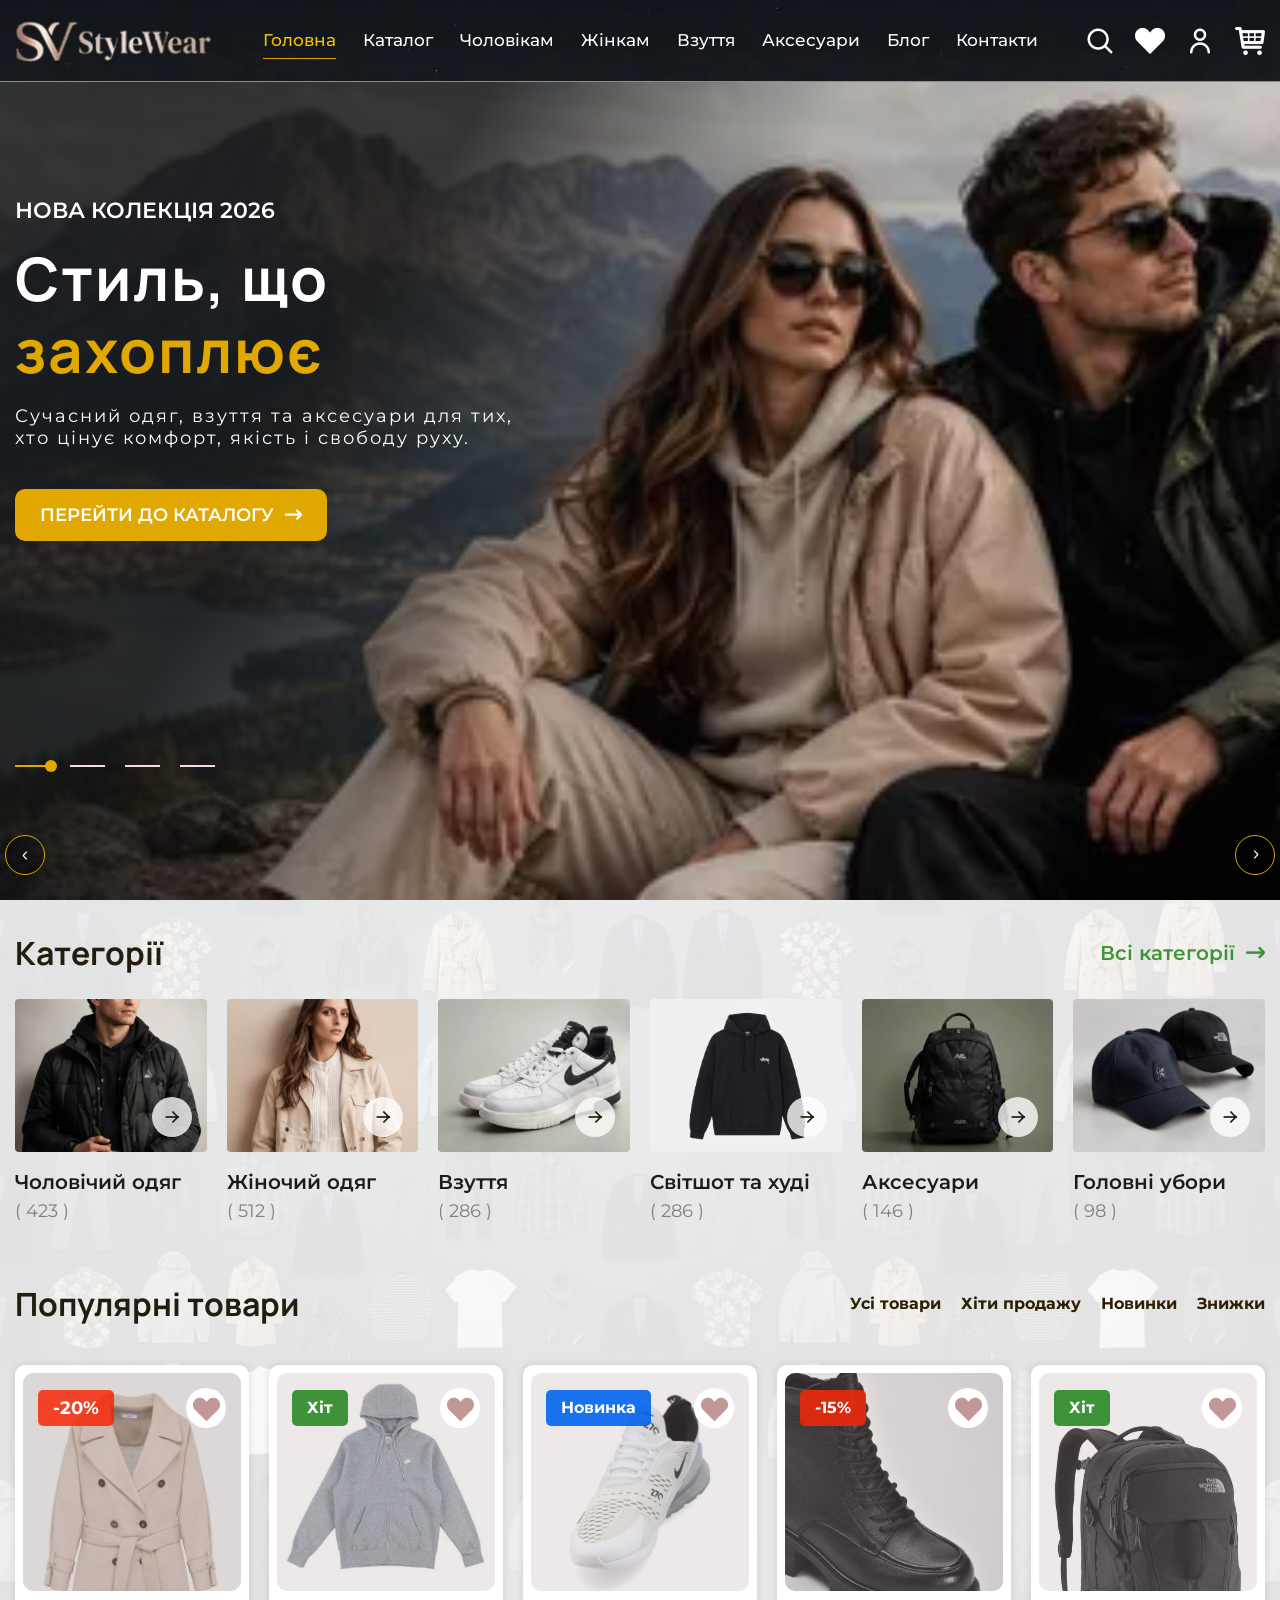
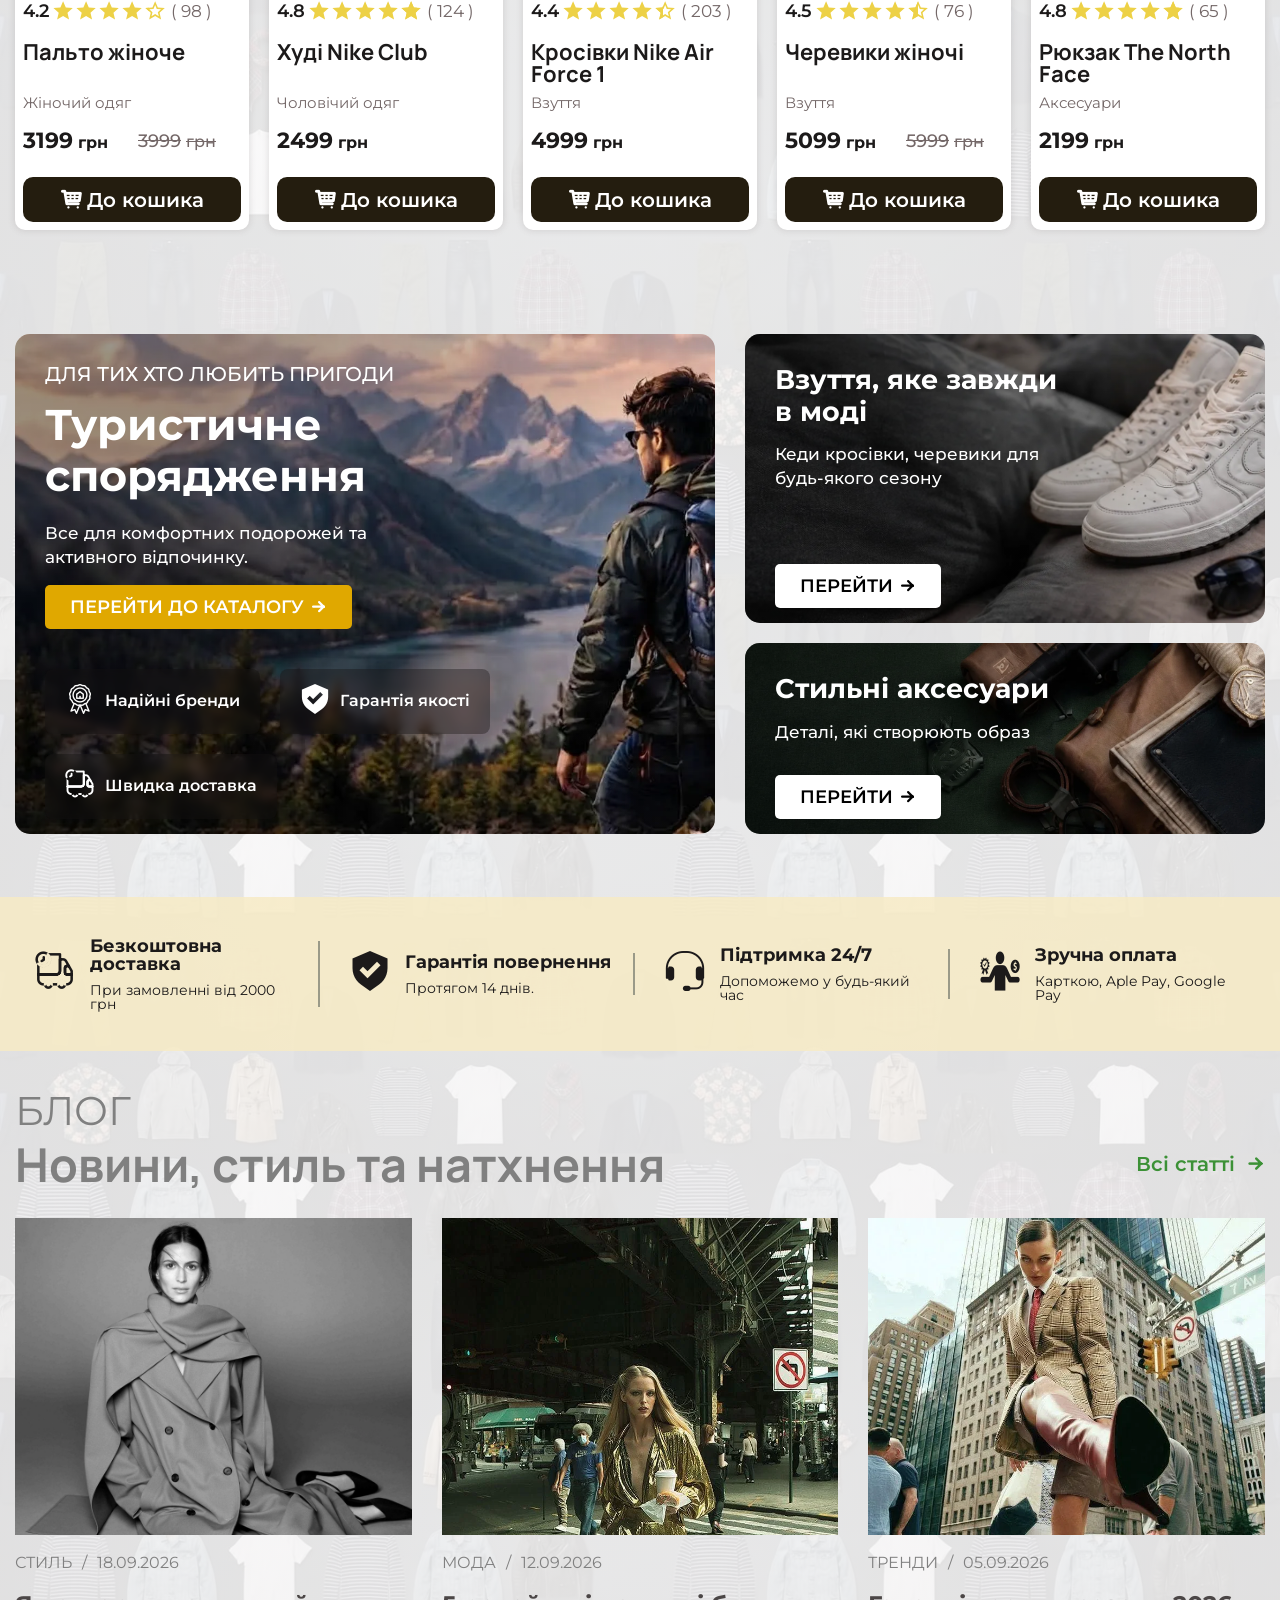
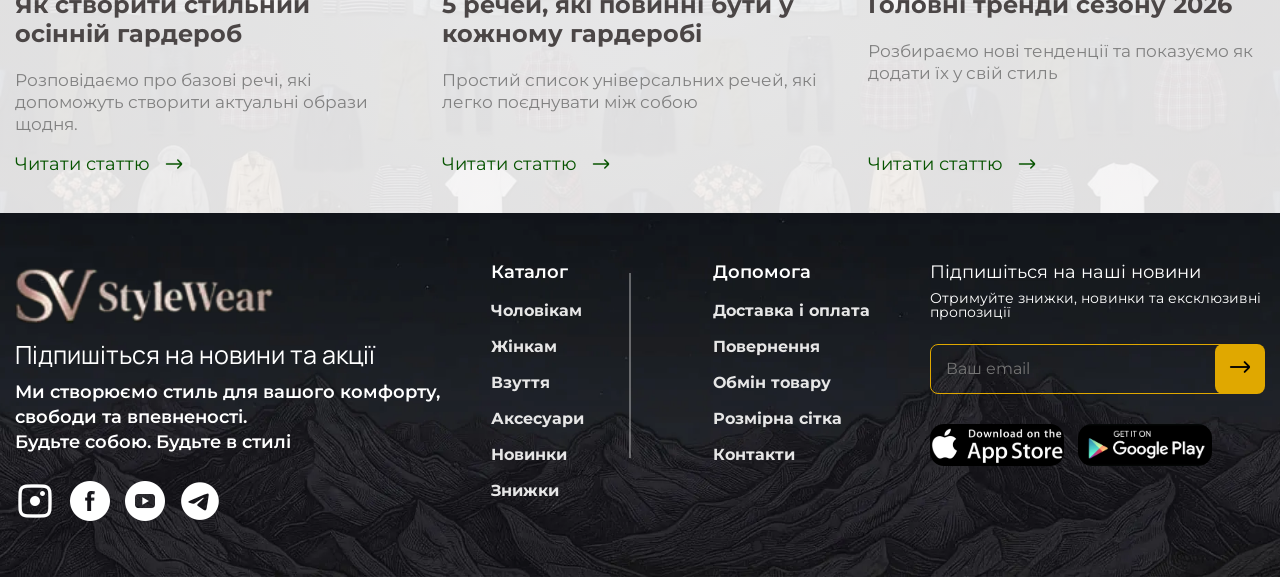
<file: index.html>
<!doctype html>
<html lang="ru">
	<head>
		<meta charset="UTF-8">
		<meta name="viewport" content="width=device-width, initial-scale=1.0">
		<link rel="preconnect" href="https://fonts.googleapis.com">
		<link rel="preconnect" href="https://fonts.gstatic.com" crossorigin="">
		<link href="https://fonts.googleapis.com/css2?family=Montserrat:wght@400;500;600;700&display=swap" rel="stylesheet">
		<link href="https://fonts.googleapis.com/css2?family=Manrope:wght@500;600;700&display=swap" rel="stylesheet">
		<link rel="shortcut icon" href="./assets/img/favicon.png">
		<title>Одяг взуття аксесуари</title>
		<script type="module" crossorigin="" src="./js/index.min.js?v=1790609711125"></script>
		<link rel="modulepreload" crossorigin="" href="./js/app.min.js?v=1790609711125">
		<link rel="stylesheet" crossorigin="" href="./css/app.min.css?v=1790609711125">
		<link rel="stylesheet" crossorigin="" href="./css/index.min.css?v=1790609711125">
	</head>
	<body>
		<div class="wrapper">
			<header data-fls-header-scroll="" data-fls-header-scroll-show="" class="header">
				<div class="header__container">
					<a href="#" class="header__logo">
						<div class="header__logo-img __img">
							<picture>
								<source media="(max-width: 600px)" srcset="./assets/img/sv_logo-1-600.webp" type="image/webp">
								<source media="(max-width: 1200px)" srcset="./assets/img/sv_logo-1-1200.webp" type="image/webp">
								<img alt="Image" src="./assets/img/sv_logo-1.webp">
							</picture>
						</div>
						<div class="header__logo-img __img">
							<picture>
								<source media="(max-width: 600px)" srcset="./assets/img/sv_logo-600.webp" type="image/webp">
								<source media="(max-width: 1200px)" srcset="./assets/img/sv_logo-1200.webp" type="image/webp">
								<img alt="Image" src="./assets/img/sv_logo.webp">
							</picture>
						</div>
					</a>
					<nav class="header__menu menu">
						<ul class="header__list menu__list">
							<li>
								<a class="menu__link" href="index.html">Головна</a>
							</li>
							<li>
								<a class="menu__link" href="catalog.html">Каталог</a>
							</li>
							<li>
								<a class="menu__link" href="#">Чоловікам</a>
							</li>
							<li>
								<a class="menu__link" href="#">Жінкам</a>
							</li>
							<li>
								<a class="menu__link" href="#">Взуття</a>
							</li>
							<li>
								<a class="menu__link" href="#">Аксесуари</a>
							</li>
							<li>
								<a class="menu__link" href="index.html#blog">Блог</a>
							</li>
							<li>
								<a class="menu__link" href="#">Контакти</a>
							</li>
						</ul>
					</nav>
					<div class="header__buttons">
						<a href="#" class="header__btn --icon-search"></a>
						<a href="#" class="header__btn --icon-hearth"></a>
						<a href="#" class="header__btn --icon-user"></a>
						<button class="header__btn header__btn-cart cart-action --icon-cart">
							<span data-fls-addtocart="" class="cart-counter"></span>
						</button>
					</div>
					<div class="menu__icon">
						<span></span>
					</div>
				</div>
			</header>
			<div class="cart">
				<div class="cart__overlay cart-action"></div>
				<div class="cart__body">
					<div class="cart__top">
						<div class="cart__title">Кошик</div>
						<button class="cart__btn cart-action"></button>
					</div>
					<div class="cart__items">
						<span class="cart__void">Корзина порожня</span>
						<template id="cart-item-template">
							<div class="cart__item">
								<div class="cart__item-img __img">
									<img src="" alt="">
								</div>
								<div class="cart__item-text">
									<div class="cart__item-title"></div>
									<div class="cart__item-price">
										<span data-fls-cart-price=""></span>
										<span>грн.</span>
									</div>
								</div>
								<div class="cart__item-buttons">
									<div data-fls-quantity="" class="cart__quantity">
										<button data-fls-quantity-minus="" type="button" class="cart__quantity-btn"></button>
										<div class="cart__quantity-input">
											<input data-fls-addtocart-quantity="" data-fls-quantity-value="" autocomplete="off" type="text" name="form[]" value="1">
										</div>
										<button data-fls-quantity-plus="" type="button" class="cart__quantity-btn cart__quantity-btn--plus"></button>
									</div>
									<button type="button" class="cart__remove">×</button>
								</div>
							</div>
						</template>
					</div>
					<div class="cart__footer">
						<div class="cart__total">
							<span>Разом</span>
							<span data-fls-cart-total="">0</span>
							<span>грн.</span>
						</div>
						<div class="cart__button">
							<button class="cart__action-btn btn--yellow">Оформити замовлення</button>
						</div>
					</div>
				</div>
			</div>
			<main class="page-home">
				<section data-fls-slider="" class="hero swiper">
					<div class="hero__wrapper swiper-wrapper">
						<div class="hero__slide swiper-slide">
							<div class="hero__text-container __container">
								<div class="hero__text">
									<div class="hero__label" data-swiper-parallax="100">НОВА КОЛЕКЦІЯ 2026</div>
									<h2 class="hero__title" data-swiper-parallax="200">
										Стиль, що
										<span>захоплює</span>
									</h2>
									<div class="hero__subtitle" data-swiper-parallax="300">
										<p>
											Сучасний одяг, взуття та аксесуари для тих, хто цінує комфорт, якість і свободу руху.
										</p>
									</div>
									<div class="hero__buttons" data-swiper-parallax="400">
										<a href="catalog.html" class="hero__btn btn--yellow --icon-arrow">Перейти до каталогу</a>
									</div>
								</div>
							</div>
							<div class="hero__image __img">
								<picture>
									<source media="(max-width: 600px)" srcset="./assets/img/hero1-600.webp" type="image/webp">
									<source media="(max-width: 1200px)" srcset="./assets/img/hero1-1200.webp" type="image/webp">
									<img alt="Image" src="./assets/img/hero1.webp">
								</picture>
							</div>
						</div>
						<div class="hero__slide swiper-slide">
							<div class="hero__text-container __container">
								<div class="hero__text">
									<div class="hero__label" data-swiper-parallax="100">ТРЕНДИ СЕЗОНУ</div>
									<h2 class="hero__title" data-swiper-parallax="200">
										Сміливі
										<span>рішення</span>
									</h2>
									<div class="hero__subtitle" data-swiper-parallax="300">
										<p>
											Оновіть свій гардероб унікальними новинками, створеними за останнїми світовими
                                тенденціями моди.
										</p>
									</div>
									<div class="hero__buttons" data-swiper-parallax="400">
										<a href="catalog.html" class="hero__btn btn--yellow --icon-arrow">Дивитися новинки</a>
									</div>
								</div>
							</div>
							<div class="hero__image __img">
								<picture>
									<source media="(max-width: 600px)" srcset="./assets/img/hero2-600.webp" type="image/webp">
									<source media="(max-width: 1200px)" srcset="./assets/img/hero2-1200.webp" type="image/webp">
									<img alt="Image" src="./assets/img/hero2.webp">
								</picture>
							</div>
						</div>
						<div class="hero__slide swiper-slide">
							<div class="hero__text-container __container">
								<div class="hero__text">
									<div class="hero__label" data-swiper-parallax="100">ПРЕМІУМ ЯКІСТЬ</div>
									<h2 class="hero__title" data-swiper-parallax="200">
										Комфорт у
										<span>кожній деталі</span>
									</h2>
									<div class="hero__subtitle" data-swiper-parallax="300">
										<p>
											Добірні матеріали, бездоганний крій та виняткова зносостійкість для вашого щоденного
                                задоволення.
										</p>
									</div>
									<div class="hero__buttons" data-swiper-parallax="400">
										<a href="catalog.html" class="hero__btn btn--yellow --icon-arrow">Обрати колекцію</a>
									</div>
								</div>
							</div>
							<div class="hero__image __img">
								<picture>
									<source media="(max-width: 600px)" srcset="./assets/img/hero3-600.webp" type="image/webp">
									<source media="(max-width: 1200px)" srcset="./assets/img/hero3-1200.webp" type="image/webp">
									<img alt="Image" src="./assets/img/hero3.webp">
								</picture>
							</div>
						</div>
						<div class="hero__slide swiper-slide">
							<div class="hero__text-container __container">
								<div class="hero__text">
									<div class="hero__label" data-swiper-parallax="100">ОБМЕЖЕНИЙ ВИПУСК</div>
									<h2 class="hero__title" data-swiper-parallax="200">
										Створи свій
										<span>унікальний образ</span>
									</h2>
									<div class="hero__subtitle" data-swiper-parallax="300">
										<p>
											Ексклюзивні моделі, які підкреслять вашу індивідуальність та подарують впевненість у
                                будь-якій ситуації.
										</p>
									</div>
									<div class="hero__buttons" data-swiper-parallax="400">
										<a href="catalog.html" class="hero__btn btn--yellow --icon-arrow">Створити лук</a>
									</div>
								</div>
							</div>
							<div class="hero__image __img">
								<picture>
									<source media="(max-width: 600px)" srcset="./assets/img/hero4-600.webp" type="image/webp">
									<source media="(max-width: 1200px)" srcset="./assets/img/hero4-1200.webp" type="image/webp">
									<img alt="Image" src="./assets/img/hero4.webp">
								</picture>
							</div>
						</div>
					</div>
					<div class="hero__slider-buttons">
						<div class="hero__slider-buttons-container __container">
							<div class="hero__slider-prev --icon-prev"></div>
							<div class="hero__slider-next --icon-prev"></div>
						</div>
					</div>
					<div class="hero__slider-pagination">
						<div class="hero__slider-pagination-container __container">
							<div class="hero__slider-pagination-body"></div>
						</div>
					</div>
				</section>
				<section class="category">
					<div class="category__container">
						<div class="category__header section-header">
							<h1 class="category__title title section-header__title">Категорії</h1>
							<ul class="category__list section-header__list">
								<li>
									<a href="catalog.html" class="category__link section-header__link --icon-arrow">Всі
                            категорії</a>
								</li>
							</ul>
						</div>
						<div data-fls-slider="" class="category__slider swiper">
							<div class="category__cards swiper-wrapper">
								<div data-fls-watcher="" class="category__card swiper-slide">
									<div class="category__card-img __img">
										<picture>
											<source media="(max-width: 600px)" srcset="./assets/img/cat6-600.webp" type="image/webp">
											<source media="(max-width: 1200px)" srcset="./assets/img/cat6-1200.webp" type="image/webp">
											<img alt="Image" src="./assets/img/cat6.webp">
										</picture>
										<a href="catalog.html" class="category__card-arrow">
											<span class="--icon-arr-md"></span>
										</a>
									</div>
									<div class="category__card-title">Чоловічий одяг</div>
									<div class="category__card-value">
										(
										<span data-fls-digcounter="">423</span>
										)
									</div>
								</div>
								<div data-fls-watcher="" class="category__card swiper-slide">
									<div class="category__card-img __img">
										<picture>
											<source media="(max-width: 600px)" srcset="./assets/img/cat5-600.webp" type="image/webp">
											<source media="(max-width: 1200px)" srcset="./assets/img/cat5-1200.webp" type="image/webp">
											<img alt="Image" src="./assets/img/cat5.webp">
										</picture>
										<a href="catalog.html" class="category__card-arrow">
											<span class="--icon-arr-md"></span>
										</a>
									</div>
									<div class="category__card-title">Жіночий одяг</div>
									<div class="category__card-value">
										(
										<span data-fls-digcounter="">512</span>
										)
									</div>
								</div>
								<div data-fls-watcher="" class="category__card swiper-slide">
									<div class="category__card-img __img">
										<picture>
											<source media="(max-width: 600px)" srcset="./assets/img/cat4-600.webp" type="image/webp">
											<source media="(max-width: 1200px)" srcset="./assets/img/cat4-1200.webp" type="image/webp">
											<img alt="Image" src="./assets/img/cat4.webp">
										</picture>
										<a href="catalog.html" class="category__card-arrow">
											<span class="--icon-arr-md"></span>
										</a>
									</div>
									<div class="category__card-title">Взуття</div>
									<div class="category__card-value">
										(
										<span data-fls-digcounter="">286</span>
										)
									</div>
								</div>
								<div data-fls-watcher="" class="category__card swiper-slide">
									<div class="category__card-img __img">
										<picture>
											<source media="(max-width: 600px)" srcset="./assets/img/cat3-600.webp" type="image/webp">
											<source media="(max-width: 1200px)" srcset="./assets/img/cat3-1200.webp" type="image/webp">
											<img alt="Image" src="./assets/img/cat3.webp">
										</picture>
										<a href="catalog.html" class="category__card-arrow">
											<span class="--icon-arr-md"></span>
										</a>
									</div>
									<div class="category__card-title">Світшот та худі</div>
									<div class="category__card-value">
										(
										<span data-fls-digcounter="">286</span>
										)
									</div>
								</div>
								<div data-fls-watcher="" class="category__card swiper-slide">
									<div class="category__card-img __img">
										<picture>
											<source media="(max-width: 600px)" srcset="./assets/img/cat2-600.webp" type="image/webp">
											<source media="(max-width: 1200px)" srcset="./assets/img/cat2-1200.webp" type="image/webp">
											<img alt="Image" src="./assets/img/cat2.webp">
										</picture>
										<a href="catalog.html" class="category__card-arrow">
											<span class="--icon-arr-md"></span>
										</a>
									</div>
									<div class="category__card-title">Аксесуари</div>
									<div class="category__card-value">
										(
										<span data-fls-digcounter="">146</span>
										)
									</div>
								</div>
								<div data-fls-watcher="" class="category__card swiper-slide">
									<div class="category__card-img __img">
										<picture>
											<source media="(max-width: 600px)" srcset="./assets/img/cat1-600.webp" type="image/webp">
											<source media="(max-width: 1200px)" srcset="./assets/img/cat1-1200.webp" type="image/webp">
											<img alt="Image" src="./assets/img/cat1.webp">
										</picture>
										<a href="catalog.html" class="category__card-arrow">
											<span class="--icon-arr-md"></span>
										</a>
									</div>
									<div class="category__card-title">Головні убори</div>
									<div class="category__card-value">
										(
										<span data-fls-digcounter="">98</span>
										)
									</div>
								</div>
							</div>
						</div>
						<div class="category__slider-pagination-body">
							<div class="category__slider-pagination slider-pagination"></div>
						</div>
					</div>
				</section>
				<section class="product">
					<div class="product__container">
						<div class="product__header section-header">
							<h1 class="product__title title section-header__title">Популярні товари</h1>
							<ul class="product__list section-header__list">
								<li>
									<a href="catalog.html" class="product__link section-header__link">Усі товари</a>
								</li>
								<li>
									<a href="catalog.html" class="product__link section-header__link">Хіти продажу</a>
								</li>
								<li>
									<a href="catalog.html" class="product__link section-header__link">Новинки</a>
								</li>
								<li>
									<a href="catalog.html" class="product__link section-header__link">Знижки</a>
								</li>
							</ul>
						</div>
						<div data-fls-slider="" class="product__slider swiper">
							<div class="product__cards swiper-wrapper">
								<div data-fls-addtocart-product="" data-fls-watcher="" class="product__card card swiper-slide">
									<a href="product.html" class="product__card-img card__img card-img">
										<picture>
											<source media="(max-width: 600px)" srcset="./assets/img/prod2-600.webp" type="image/webp">
											<source media="(max-width: 1200px)" srcset="./assets/img/prod2-1200.webp" type="image/webp">
											<img alt="Image" src="./assets/img/prod2.webp">
										</picture>
										<div class="product__card-img-items card__img-items">
											<div class="product__card-label card__label btn--yellow btn--red">-20%</div>
											<div class="product__card-favorite card__favorite">
												<span class="--icon-hearth"></span>
											</div>
										</div>
									</a>
									<div data-fls-watcher="" class="product__card-raiting card__raiting">
										<div data-fls-rating="set" data-fls-rating-value="4.2" class="product__card-raiting-value card__raiting-value">4.2</div>
										<div class="product__card-raiting-counter card__raiting-counter">
											(
											<span data-fls-digcounter="">98</span>
											)
										</div>
									</div>
									<a href="product.html" class="product__card-title card__title">Пальто жіноче</a>
									<div class="product__card-caption card__caption">Жіночий одяг</div>
									<div class="card__price-body">
										<div data-fls-watcher="" class="product__card-price card__price">
											<span data-fls-digcounter="">3199</span>
											<span>грн</span>
										</div>
										<div class="product__card-price card__price-old">
											<span>3999</span>
											<span>грн</span>
										</div>
									</div>
									<div class="product__card-buttons card__buttons">
										<button data-addtocart-button="" data-id="1" data-title="Пальто жіноче" data-price="3199" data-image="assets/img/prod2.webp" class="product__card-btn card__btn btn--black --icon-cart">До кошика</button>
									</div>
								</div>
								<div data-fls-addtocart-product="" data-fls-watcher="" class="product__card card swiper-slide">
									<a href="product.html" class="product__card-img card__img card-img">
										<picture>
											<source media="(max-width: 600px)" srcset="./assets/img/prod1-600.webp" type="image/webp">
											<source media="(max-width: 1200px)" srcset="./assets/img/prod1-1200.webp" type="image/webp">
											<img alt="Image" src="./assets/img/prod1.webp">
										</picture>
										<div class="product__card-img-items card__img-items">
											<div class="product__card-label card__label btn--green">Хіт</div>
											<div class="product__card-favorite card__favorite">
												<span class="--icon-hearth"></span>
											</div>
										</div>
									</a>
									<div data-fls-watcher="" class="product__card-raiting card__raiting">
										<div data-fls-rating="set" data-fls-rating-value="4.8" class="product__card-raiting-value card__raiting-value">4.8</div>
										<div class="product__card-raiting-counter card__raiting-counter">
											(
											<span data-fls-digcounter="">124</span>
											)
										</div>
									</div>
									<a href="product.html" class="product__card-title card__title">Худі Nike Club</a>
									<div class="product__card-caption card__caption">Чоловічий одяг</div>
									<div class="card__price-body">
										<div data-fls-watcher="" class="product__card-price card__price">
											<span data-fls-digcounter="">2499</span>
											<span>грн</span>
										</div>
										<div class="product__card-price card__price-old">
											<span></span>
											<span></span>
										</div>
									</div>
									<div class="product__card-buttons card__buttons">
										<button data-addtocart-button="" data-id="2" data-title="Худі Nike Club" data-price="2499" data-image="assets/img/prod1.jpg" class="product__card-btn card__btn btn--black --icon-cart">До кошика</button>
									</div>
								</div>
								<div data-fls-addtocart-product="" data-fls-watcher="" class="product__card card swiper-slide">
									<a href="product.html" class="product__card-img card__img card-img">
										<picture>
											<source media="(max-width: 600px)" srcset="./assets/img/prod3-600.webp" type="image/webp">
											<source media="(max-width: 1200px)" srcset="./assets/img/prod3-1200.webp" type="image/webp">
											<img alt="Image" src="./assets/img/prod3.webp">
										</picture>
										<div class="product__card-img-items card__img-items">
											<div class="product__card-label card__label btn--green btn--blue">Новинка</div>
											<div class="product__card-favorite card__favorite">
												<span class="--icon-hearth"></span>
											</div>
										</div>
									</a>
									<div data-fls-watcher="" class="product__card-raiting card__raiting">
										<div data-fls-rating="set" data-fls-rating-value="4.4" class="product__card-raiting-value card__raiting-value">4.4</div>
										<div class="product__card-raiting-counter card__raiting-counter">
											(
											<span data-fls-digcounter="">203</span>
											)
										</div>
									</div>
									<a href="product.html" class="product__card-title card__title">Кросівки Nike Air Force 1</a>
									<div class="product__card-caption card__caption">Взуття</div>
									<div class="card__price-body">
										<div data-fls-watcher="" class="product__card-price card__price">
											<span data-fls-digcounter="">4999</span>
											<span>грн</span>
										</div>
										<div class="product__card-price card__price-old">
											<span></span>
											<span></span>
										</div>
									</div>
									<div class="product__card-buttons card__buttons">
										<button data-addtocart-button="" data-id="3" data-title="Кросівки Nike Air Force 1" data-price="4999" data-image="assets/img/prod3.webp" class="product__card-btn card__btn btn--black --icon-cart">До кошика</button>
									</div>
								</div>
								<div data-fls-addtocart-product="" data-fls-watcher="" class="product__card card swiper-slide">
									<a href="product.html" class="product__card-img card__img card-img">
										<picture>
											<source media="(max-width: 600px)" srcset="./assets/img/prod4-600.webp" type="image/webp">
											<source media="(max-width: 1200px)" srcset="./assets/img/prod4-1200.webp" type="image/webp">
											<img alt="Image" src="./assets/img/prod4.webp">
										</picture>
										<div class="product__card-img-items card__img-items">
											<div class="product__card-label card__label btn--green btn--red">-15%</div>
											<div class="product__card-favorite card__favorite">
												<span class="--icon-hearth"></span>
											</div>
										</div>
									</a>
									<div data-fls-watcher="" class="product__card-raiting card__raiting">
										<div data-fls-rating="set" data-fls-rating-value="4.5" class="product__card-raiting-value card__raiting-value">4.5</div>
										<div class="product__card-raiting-counter card__raiting-counter">
											(
											<span data-fls-digcounter="">76</span>
											)
										</div>
									</div>
									<a href="product.html" class="product__card-title card__title">Черевики жіночі</a>
									<div class="product__card-caption card__caption">Взуття</div>
									<div class="card__price-body">
										<div data-fls-watcher="" class="product__card-price card__price">
											<span data-fls-digcounter="">5099</span>
											<span>грн</span>
										</div>
										<div class="product__card-price card__price-old">
											<span>5999</span>
											<span>грн</span>
										</div>
									</div>
									<div class="product__card-buttons card__buttons">
										<button data-addtocart-button="" data-id="4" data-title="Черевики жіночі" data-price="5099" data-image="assets/img/prod4.jpg" class="product__card-btn card__btn btn--black --icon-cart">До кошика</button>
									</div>
								</div>
								<div data-fls-addtocart-product="" data-fls-watcher="" class="product__card card swiper-slide">
									<a href="product.html" class="product__card-img card__img card-img">
										<picture>
											<source media="(max-width: 600px)" srcset="./assets/img/prod5-600.webp" type="image/webp">
											<source media="(max-width: 1200px)" srcset="./assets/img/prod5-1200.webp" type="image/webp">
											<img alt="Image" src="./assets/img/prod5.webp">
										</picture>
										<div class="product__card-img-items card__img-items">
											<div class="product__card-label card__label btn--green">Хіт</div>
											<div class="product__card-favorite card__favorite">
												<span class="--icon-hearth"></span>
											</div>
										</div>
									</a>
									<div data-fls-watcher="" class="product__card-raiting card__raiting">
										<div data-fls-rating="set" data-fls-rating-value="4.8" class="product__card-raiting-value card__raiting-value">4.8</div>
										<div class="product__card-raiting-counter card__raiting-counter">
											(
											<span data-fls-digcounter="">65</span>
											)
										</div>
									</div>
									<a href="product.html" class="product__card-title card__title">Рюкзак The North Face</a>
									<div class="product__card-caption card__caption">Аксесуари</div>
									<div class="card__price-body">
										<div data-fls-watcher="" class="product__card-price card__price">
											<span data-fls-digcounter="">2199</span>
											<span>грн</span>
										</div>
										<div class="product__card-price card__price-old">
											<span></span>
											<span></span>
										</div>
									</div>
									<div class="product__card-buttons card__buttons">
										<button data-addtocart-button="" data-id="5" data-title="Рюкзак The North Face" data-price="2199" data-image="assets/img/prod5.webp" class="product__card-btn card__btn btn--black --icon-cart">До кошика</button>
									</div>
								</div>
							</div>
							<div class="category__slider-pagination-body">
								<div class="product__slider-pagination slider-pagination"></div>
							</div>
						</div>
					</div>
				</section>
				<section class="advantage">
					<div class="advantage__container">
						<div class="advantage__item">
							<div class="advantage__img">
								<picture>
									<source media="(max-width: 600px)" srcset="./assets/img/tourist-600.webp" type="image/webp">
									<source media="(max-width: 1200px)" srcset="./assets/img/tourist-1200.webp" type="image/webp">
									<img alt="Image" src="./assets/img/tourist.webp">
								</picture>
							</div>
							<div class="advantage__item-text">
								<div class="advantage__item-caption">Для тих хто любить пригоди</div>
								<h2 class="advantage__title">Туристичне спорядження</h2>
								<div class="advantage__subtitle">Все для комфортних подорожей та активного відпочинку.</div>
								<div class="advantage__buttons">
									<a href="catalog.html" class="advantage__btn btn--yellow --icon-arr-md">Перейти до каталогу</a>
								</div>
							</div>
							<div class="advantage__item-icons">
								<div class="advantage__item-icon">
									<div class="advantage__item-icon-ico --icon-prize"></div>
									<div class="advantage__item-icon-title">Надійні бренди</div>
								</div>
								<div class="advantage__item-icon">
									<div class="advantage__item-icon-ico --icon-shield"></div>
									<div class="advantage__item-icon-title">Гарантія якості</div>
								</div>
								<div class="advantage__item-icon">
									<div class="advantage__item-icon-ico --icon-truck"></div>
									<div class="advantage__item-icon-title">Швидка доставка</div>
								</div>
							</div>
						</div>
						<div class="advantage__cards">
							<div class="advantage__card">
								<div class="advantage__img">
									<picture>
										<source media="(max-width: 600px)" srcset="./assets/img/nike-600.webp" type="image/webp">
										<source media="(max-width: 1200px)" srcset="./assets/img/nike-1200.webp" type="image/webp">
										<img alt="Image" src="./assets/img/nike.webp">
									</picture>
								</div>
								<div class="advantage__card-text">
									<div class="advantage__card-title">Взуття, яке завжди в моді</div>
									<div class="advantage__subtitle">Кеди кросівки, черевики для будь-якого сезону</div>
									<div class="advantage__buttons">
										<a href="catalog.html" class="advantage__btn btn--yellow btn--white --icon-arr-md">Перейти</a>
									</div>
								</div>
							</div>
							<div class="advantage__card">
								<div class="advantage__img">
									<picture>
										<source media="(max-width: 600px)" srcset="./assets/img/axes-600.webp" type="image/webp">
										<source media="(max-width: 1200px)" srcset="./assets/img/axes-1200.webp" type="image/webp">
										<img alt="Image" src="./assets/img/axes.webp">
									</picture>
								</div>
								<div class="advantage__card-text">
									<div class="advantage__card-title">Стильні аксесуари</div>
									<div class="advantage__subtitle">Деталі, які створюють образ</div>
									<div class="advantage__buttons">
										<a href="catalog.html" class="advantage__btn btn--yellow btn--white --icon-arr-md">Перейти</a>
									</div>
								</div>
							</div>
						</div>
					</div>
				</section>
				<div class="delivery">
					<div class="delivery__container">
						<div class="delivery__item">
							<div class="delivery__item-icon --icon-truck"></div>
							<div class="delivery__item-text">
								<div class="delivery__title">Безкоштовна доставка</div>
								<div data-fls-watcher="" class="delivery__subtitle">
									При замовленні від
									<span data-fls-digcounter="">2000</span>
									грн
								</div>
							</div>
						</div>
						<div class="delivery__item">
							<div class="delivery__item-icon --icon-shield"></div>
							<div class="delivery__item-text">
								<div class="delivery__title">Гарантія повернення</div>
								<div data-fls-watcher="" class="delivery__subtitle">Протягом 14 днів.</div>
							</div>
						</div>
						<div class="delivery__item">
							<div class="delivery__item-icon --icon-consultation"></div>
							<div class="delivery__item-text">
								<div class="delivery__title">Підтримка 24/7</div>
								<div data-fls-watcher="" class="delivery__subtitle">Допоможемо у будь-який час</div>
							</div>
						</div>
						<div class="delivery__item">
							<div class="delivery__item-icon --icon-best-price"></div>
							<div class="delivery__item-text">
								<div class="delivery__title">Зручна оплата</div>
								<div data-fls-watcher="" class="delivery__subtitle">Карткою, Aple Pay, Google Pay</div>
							</div>
						</div>
					</div>
				</div>
				<section id="blog" class="blog">
					<div class="blog__container">
						<div class="blog__caption">Блог</div>
						<div class="blog__header section-header">
							<h1 class="blog__title title section-header__title">Новини, стиль та натхнення</h1>
							<ul class="blog__list section-header__list">
								<li>
									<a href="#" class="blog__link section-header__link --icon-arr-md">Всі статті</a>
								</li>
							</ul>
						</div>
						<div class="blog__items">
							<div class="blog__item">
								<div class="blog__item-img __img">
									<picture>
										<source media="(max-width: 600px)" srcset="./assets/img/blog1-600.webp" type="image/webp">
										<source media="(max-width: 1200px)" srcset="./assets/img/blog1-1200.webp" type="image/webp">
										<img alt="Image" src="./assets/img/blog1.webp">
									</picture>
								</div>
								<div class="blog__item-text">
									<div class="blog__item-label">
										<span>СТИЛЬ</span>
										<span>/</span>
										<span>18.09.2026</span>
									</div>
									<div class="blog__item-title">Як створити стильний осінній гардероб</div>
									<div class="blog__item-subtitle">
										Розповідаємо про базові речі, які допоможуть створити актуальні
                            образи щодня.
									</div>
								</div>
								<div data-fls-showmore="" class="blog__item-article">
									<div data-fls-showmore-content="0" class="blog__item-article-body">
										<p data-scroll-text="">
											Осінь — чудовий час, щоб оновити гардероб і додати образам більше
                                затишку та характеру.
                                При цьому не обов’язково купувати багато нових речей. Головне — правильно підібрати базу
                                та навчитися поєднувати її між собою.
										</p>
										<p data-scroll-text="">
											Почніть із універсального верхнього одягу. Класичне пальто, тренч або
                                лаконічна куртка
                                легко поєднуються як із джинсами, так і з сукнями чи спідницями. Для прохолодних днів
                                варто додати теплий светр нейтрального кольору — бежевого, сірого, молочного або
                                чорного.
										</p>
										<p data-scroll-text="">
											Особливу увагу приділіть взуттю. Черевики або кросівки у базових
                                відтінках стануть
                                основою багатьох повсякденних образів. Аксесуари допоможуть зробити образ цікавішим:
                                шарф, шкіряна сумка, ремінь або окуляри можуть повністю змінити звичайний комплект.
										</p>
										<p data-scroll-text="">
											Не бійтеся використовувати багатошаровість. Сорочка під светром,
                                футболка під жакетом або
                                жилет поверх сорочки дозволять створювати нові комбінації та комфортно адаптуватися до
                                зміни температури.
										</p>
										<p data-scroll-text="">
											І головне — обирайте речі, які відповідають вашому стилю та способу
                                життя. Стильний
                                гардероб — це не кількість одягу, а можливість легко створювати різні образи з улюблених
                                речей.
										</p>
									</div>
									<button hidden data-fls-showmore-button="" type="button" class="blog__item-btn">
										<span class="--icon-arrow">Читати статтю</span>
										<span>Закрити</span>
									</button>
								</div>
							</div>
							<div class="blog__item">
								<div class="blog__item-img __img">
									<picture>
										<source media="(max-width: 600px)" srcset="./assets/img/blog2-600.webp" type="image/webp">
										<source media="(max-width: 1200px)" srcset="./assets/img/blog2-1200.webp" type="image/webp">
										<img alt="Image" src="./assets/img/blog2.webp">
									</picture>
								</div>
								<div class="blog__item-text">
									<div class="blog__item-label">
										<span>МОДА</span>
										<span>/</span>
										<span>12.09.2026</span>
									</div>
									<div class="blog__item-title">5 речей, які повинні бути у кожному гардеробі</div>
									<div class="blog__item-subtitle">
										Простий список універсальних речей, які легко поєднувати між
                            собою
									</div>
								</div>
								<div data-fls-showmore="" class="blog__item-article">
									<div data-fls-showmore-content="0" class="blog__item-article-body">
										<p data-scroll-text="">
											Перша — базова футболка. Біла, чорна або молочна модель стане чудовою
                                основою для повсякденних образів. Її можна носити з джинсами, брюками, спідницями або
                                під жакет.
										</p>
										<p data-scroll-text="">
											Друга — якісні джинси. Обирайте фасон, який підходить саме вам. Прямі
                                або трохи вільні моделі залишаються універсальним варіантом і легко вписуються в різні
                                стилі.
										</p>
										<p data-scroll-text="">
											Третя — класичний жакет. Він здатен зробити навіть простий образ більш
                                зібраним. Жакет можна поєднати з футболкою та джинсами або одягнути поверх сукні.
										</p>
										<p data-scroll-text="">
											Четверта — зручне взуття. Кросівки або лаконічні черевики нейтрального
                                кольору допоможуть створити багато практичних образів на кожен день.
										</p>
										<p data-scroll-text="">
											І нарешті, п’ята річ — універсальна сумка. Обирайте модель, яка
                                підходить до більшості ваших речей та достатньо містка для повсякденних справ.
                                Головне — не кількість речей, а їхня універсальність. Правильно підібрана база дозволяє
                                легко експериментувати зі стилем і створювати нові образи без постійного оновлення
                                гардероба.
										</p>
									</div>
									<button hidden data-fls-showmore-button="" type="button" class="blog__item-btn">
										<span class="--icon-arrow">Читати статтю</span>
										<span>Закрити</span>
									</button>
								</div>
							</div>
							<div class="blog__item">
								<div class="blog__item-img __img">
									<picture>
										<source media="(max-width: 600px)" srcset="./assets/img/blog3-600.webp" type="image/webp">
										<source media="(max-width: 1200px)" srcset="./assets/img/blog3-1200.webp" type="image/webp">
										<img alt="Image" src="./assets/img/blog3.webp">
									</picture>
								</div>
								<div class="blog__item-text">
									<div class="blog__item-label">
										<span>ТРЕНДИ</span>
										<span>/</span>
										<span>05.09.2026</span>
									</div>
									<div class="blog__item-title">Головні тренди сезону 2026</div>
									<div class="blog__item-subtitle">
										Розбираємо нові тенденції та показуємо як додати їх у свій
                            стиль
									</div>
								</div>
								<div data-fls-showmore="" class="blog__item-article">
									<div data-fls-showmore-content="0" class="blog__item-article-body">
										<p data-scroll-text="">
											Новий сезон 2026 року пропонує цікаве поєднання класики, виразних
                                деталей та експериментів із формами. Цього року мода стає більш особистою: звичні базові
                                речі отримують нове звучання завдяки кольорам, фактурам і незвичайним поєднанням.
										</p>
										<p data-scroll-text="">
											Одним із помітних трендів залишається багатошаровість. Сорочки, тонкі
                                светри, жакети та пальта можна комбінувати між собою, створюючи не лише стильні, а й
                                практичні образи для прохолодної погоди.
										</p>
										<p data-scroll-text="">
											Особливу увагу варто звернути на жакети та костюми. Класичний крій стає
                                більш сучасним завдяки акцентним плечам, незвичайним пропорціям та вільній посадці.
                                Також повертаються костюми зі спідницями, які легко адаптувати як для офісу, так і для
                                повсякденного образу.
										</p>
										<p data-scroll-text="">
											У кольорах сезон пропонує більше сміливості. Насичений червоний,
                                електричний синій, фіолетовий та теплі природні відтінки можуть стати яскравим акцентом
                                навіть у простому образі.
										</p>
										<p data-scroll-text="">
											Не варто забувати й про деталі: флоральні принти, оксамит, мереживо,
                                декоративні елементи та фактурні матеріали допоможуть зробити образ цікавішим.
                                Головний принцип сезону — не боятися експериментувати та адаптувати тренди під власний
                                стиль.
										</p>
									</div>
									<button hidden data-fls-showmore-button="" type="button" class="blog__item-btn">
										<span class="--icon-arrow">Читати статтю</span>
										<span>Закрити</span>
									</button>
								</div>
							</div>
						</div>
					</div>
				</section>
			</main>
			<footer id="contacts" class="footer" data-fls-footer="">
				<div class="footer__bg __img">
					<picture>
						<source media="(max-width: 600px)" srcset="./assets/img/footer-bg-1-600.webp" type="image/webp">
						<source media="(max-width: 1200px)" srcset="./assets/img/footer-bg-1-1200.webp" type="image/webp">
						<img alt="Image" src="./assets/img/footer-bg-1.webp">
					</picture>
				</div>
				<div class="footer__container">
					<div class="footer__items">
						<div class="footer__text">
							<div class="footer__logo __img">
								<picture>
									<source media="(max-width: 600px)" srcset="./assets/img/sv_logo-1-600.webp" type="image/webp">
									<source media="(max-width: 1200px)" srcset="./assets/img/sv_logo-1-1200.webp" type="image/webp">
									<img alt="Image" src="./assets/img/sv_logo-1.webp">
								</picture>
							</div>
							<div class="footer__text-title">Підпишіться на новини та акції</div>
							<div class="footer__text-caption">
								<p>Ми створюємо стиль для вашого комфорту, свободи та впевненості.</p>
								<p>Будьте собою. Будьте в стилі</p>
							</div>
							<div class="footer__text-icons">
								<a href="#" class="footer__text-ico --icon-insta"></a>
								<a href="#" class="footer__text-ico --icon-facebook"></a>
								<a href="#" class="footer__text-ico --icon-youtube"></a>
								<a href="#" class="footer__text-ico --icon-telegram"></a>
							</div>
						</div>
						<div data-fls-spollers="890,max" class="footer__navigation">
							<details class="footer__navigation-item">
								<summary class="footer__navigation-title">Каталог</summary>
								<ul class="footer__navigation-list">
									<li>
										<a href="#" class="footer__navigation-link">Чоловікам</a>
									</li>
									<li>
										<a href="#" class="footer__navigation-link">Жінкам</a>
									</li>
									<li>
										<a href="#" class="footer__navigation-link">Взуття</a>
									</li>
									<li>
										<a href="#" class="footer__navigation-link">Аксесуари</a>
									</li>
									<li>
										<a href="#" class="footer__navigation-link">Новинки</a>
									</li>
									<li>
										<a href="#" class="footer__navigation-link">Знижки</a>
									</li>
								</ul>
							</details>
							<details class="footer__navigation-item">
								<summary class="footer__navigation-title">Допомога</summary>
								<ul class="footer__navigation-list">
									<li>
										<a href="#" class="footer__navigation-link">Доставка і оплата</a>
									</li>
									<li>
										<a href="#" class="footer__navigation-link">Повернення</a>
									</li>
									<li>
										<a href="#" class="footer__navigation-link">Обмін товару</a>
									</li>
									<li>
										<a href="#" class="footer__navigation-link">Розмірна сітка</a>
									</li>
									<li>
										<a href="#" class="footer__navigation-link">Контакти</a>
									</li>
								</ul>
							</details>
						</div>
						<div class="footer__subscribe">
							<div class="footer__subscribe-title">Підпишіться на наші новини</div>
							<div class="footer__subscribe-subtitle">Отримуйте знижки, новинки та ексклюзивні пропозиції</div>
							<form action="#" class="footer__subscribe-form">
								<input type="text" placeholder="Ваш email" class="footer__subscribe-input">
								<button class="footer__subscribe-button --icon-arrow"></button>
							</form>
							<div class="footer__subscribe-buttons">
								<a href="#" class="footer__subscribe-link __img">
									<picture>
										<source media="(max-width: 600px)" srcset="./assets/img/astore-600.webp" type="image/webp">
										<source media="(max-width: 1200px)" srcset="./assets/img/astore-1200.webp" type="image/webp">
										<img alt="Image" src="./assets/img/astore.webp">
									</picture>
								</a>
								<a href="#" class="footer__subscribe-link __img">
									<picture>
										<source media="(max-width: 600px)" srcset="./assets/img/gplay-600.webp" type="image/webp">
										<source media="(max-width: 1200px)" srcset="./assets/img/gplay-1200.webp" type="image/webp">
										<img alt="Image" src="./assets/img/gplay.webp">
									</picture>
								</a>
							</div>
						</div>
					</div>
				</div>
			</footer>
		</div>
	</body>
</html>
</file>
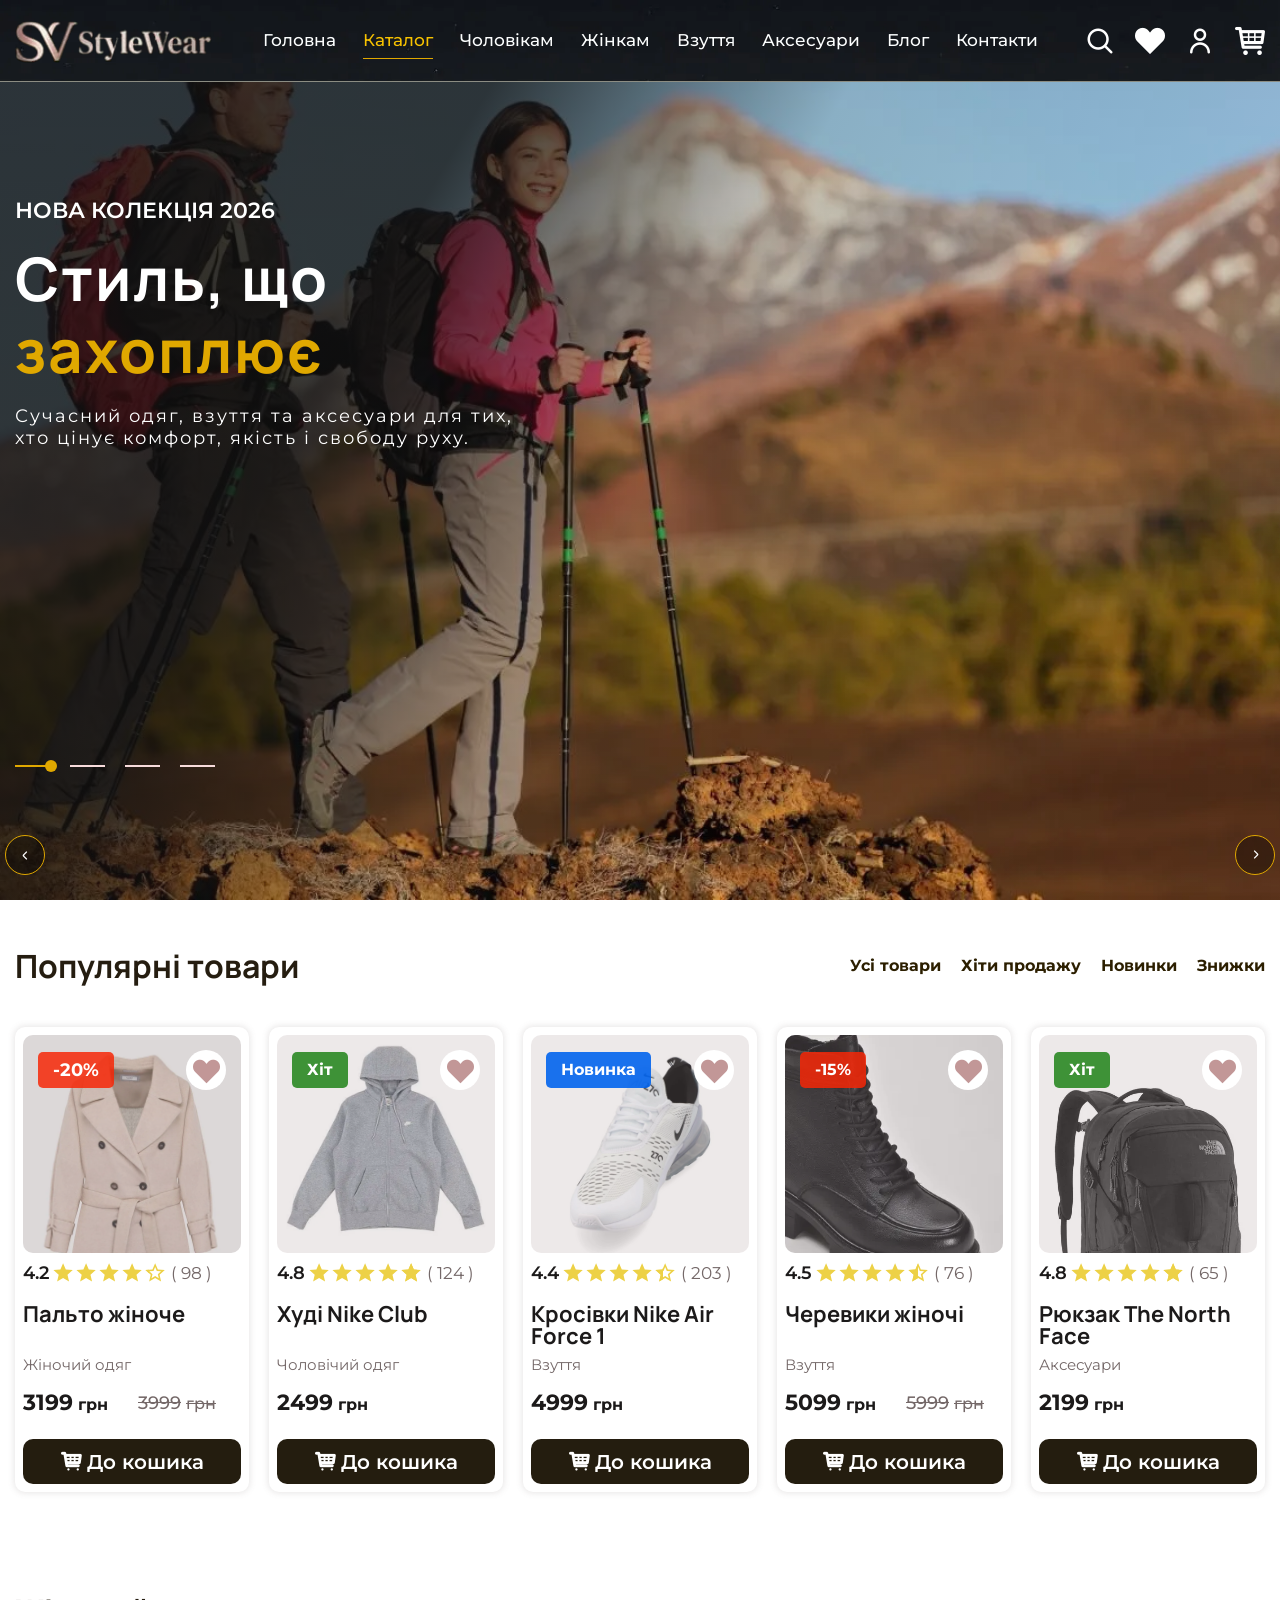
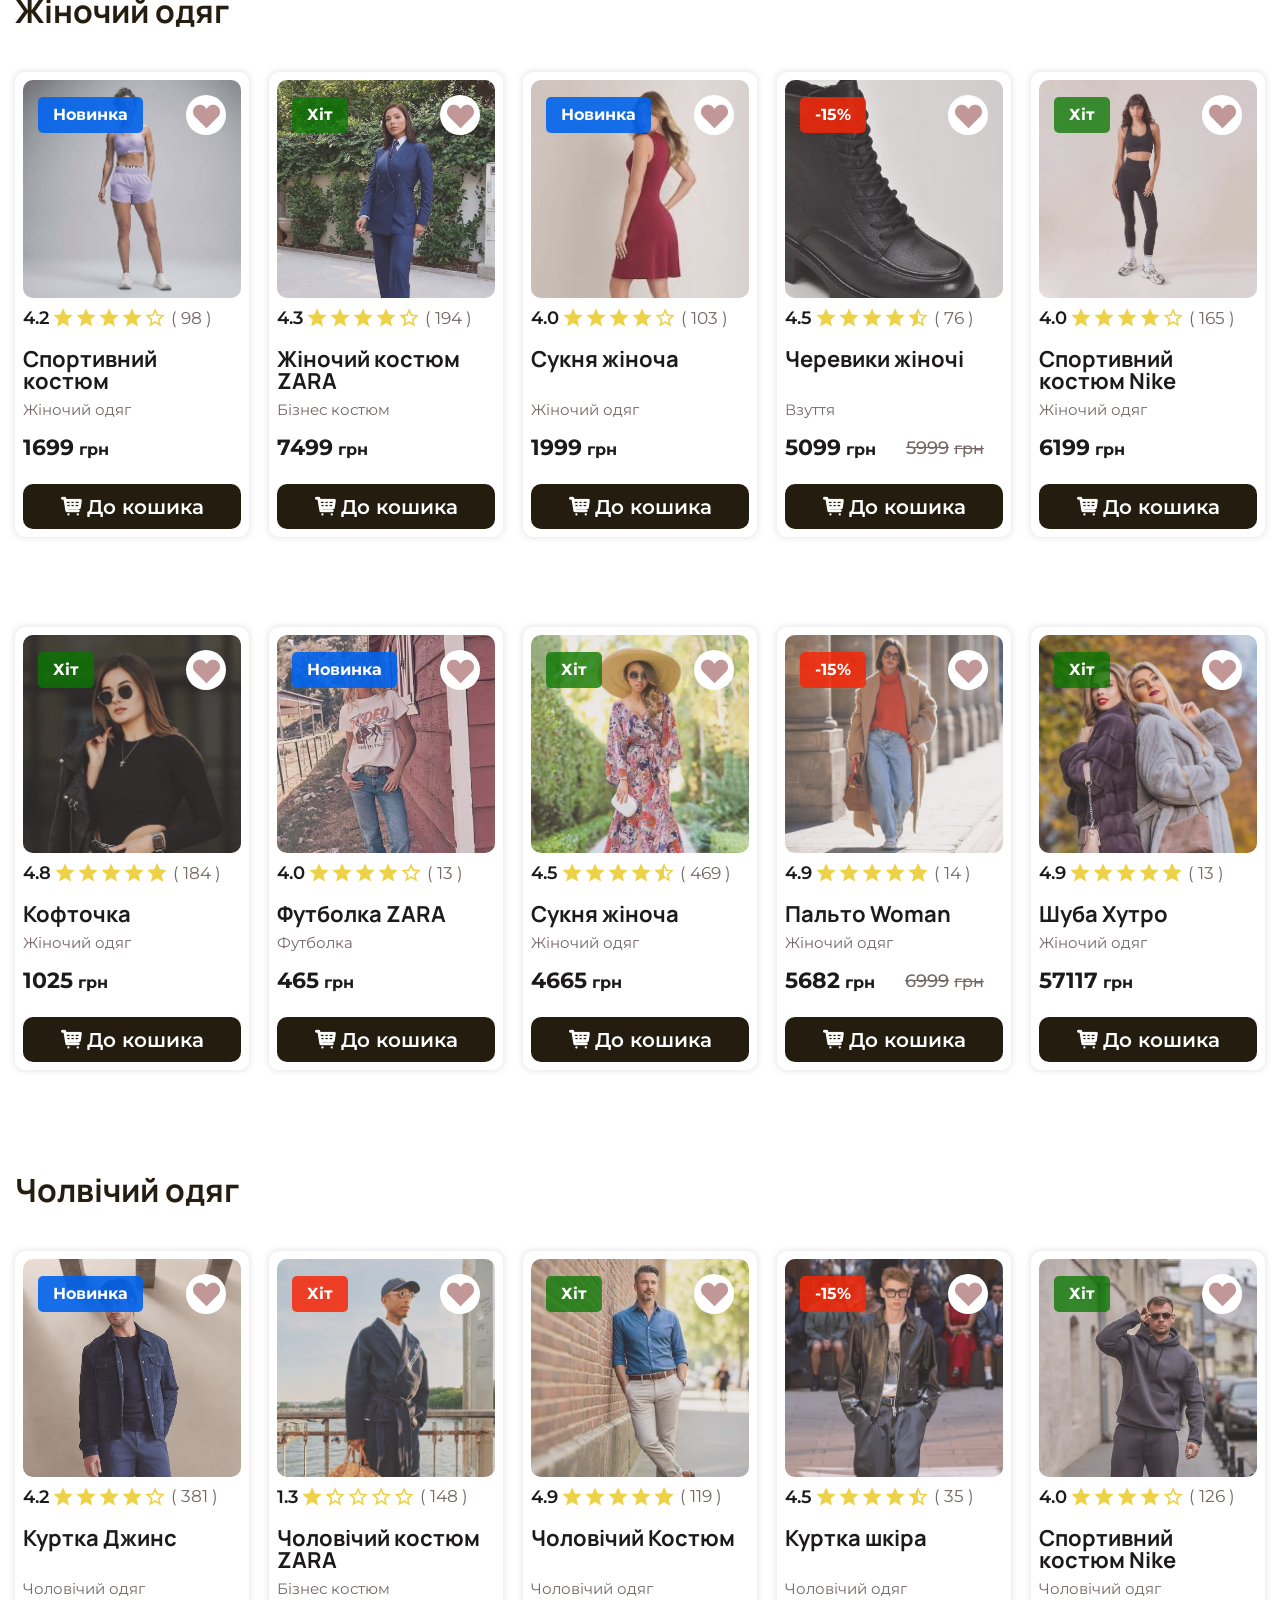
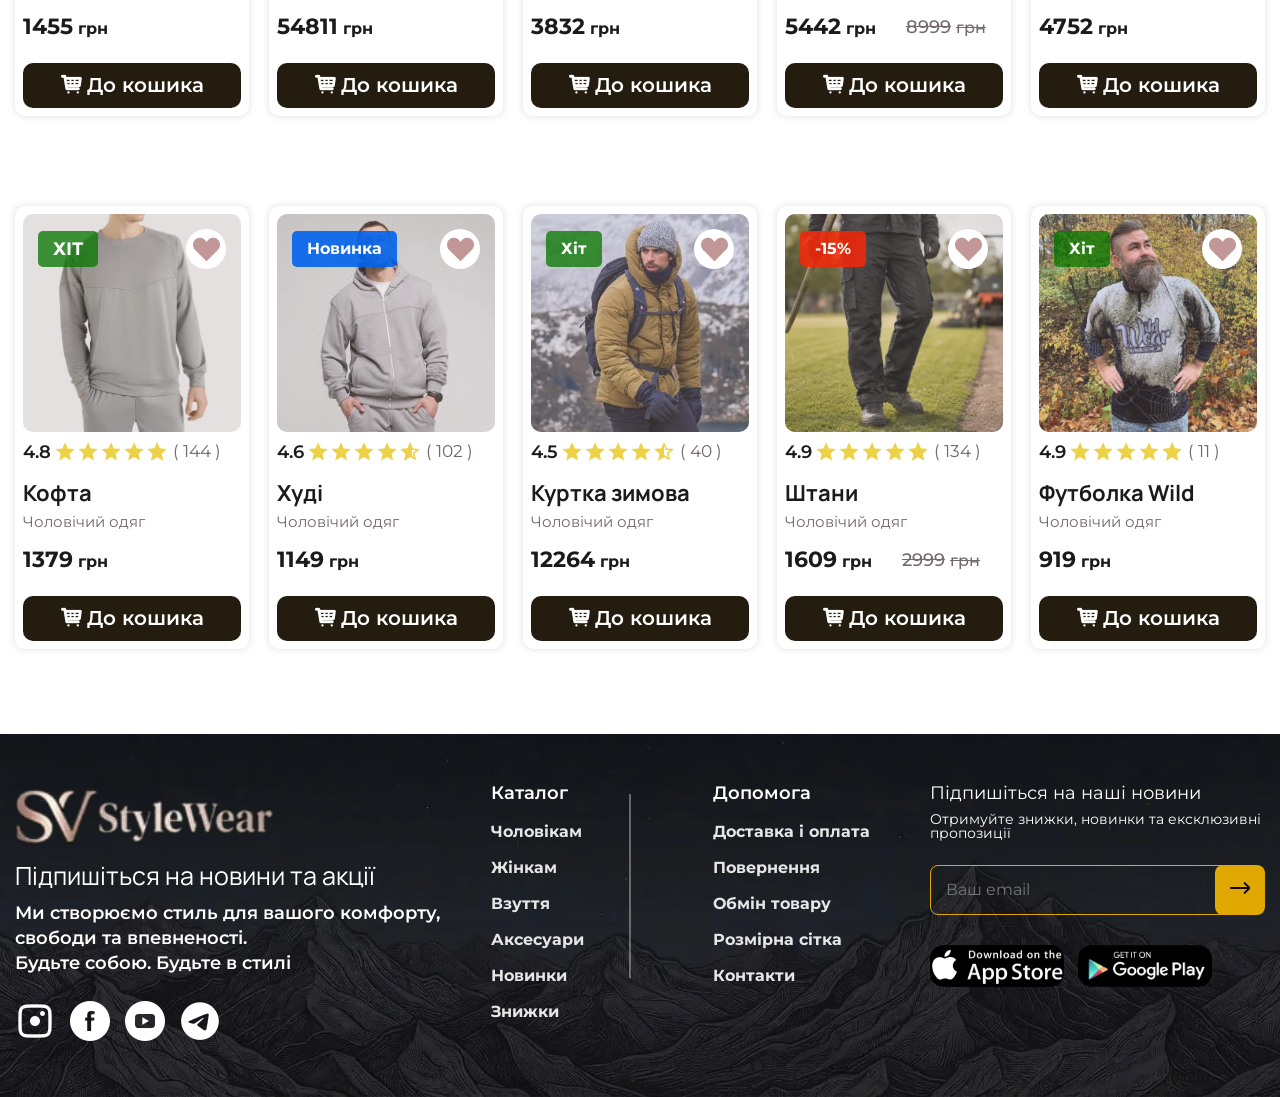
<file: catalog.html>
<!doctype html>
<html lang="ru">
	<head>
		<meta charset="UTF-8">
		<meta name="viewport" content="width=device-width, initial-scale=1.0">
		<link rel="preconnect" href="https://fonts.googleapis.com">
		<link rel="preconnect" href="https://fonts.gstatic.com" crossorigin="">
		<link href="https://fonts.googleapis.com/css2?family=Montserrat:wght@400;500;600;700&display=swap" rel="stylesheet">
		<link href="https://fonts.googleapis.com/css2?family=Manrope:wght@500;600;700&display=swap" rel="stylesheet">
		<link rel="shortcut icon" href="./assets/img/favicon.png">
		<title>Каталог</title>
		<script type="module" crossorigin="" src="./js/app.min.js?v=1790609711125"></script>
		<link rel="stylesheet" crossorigin="" href="./css/app.min.css?v=1790609711125">
	</head>
	<body>
		<div class="wrapper">
			<header data-fls-header-scroll="" data-fls-header-scroll-show="" class="header">
				<div class="header__container">
					<a href="#" class="header__logo">
						<div class="header__logo-img __img">
							<picture>
								<source media="(max-width: 600px)" srcset="./assets/img/sv_logo-1-600.webp" type="image/webp">
								<source media="(max-width: 1200px)" srcset="./assets/img/sv_logo-1-1200.webp" type="image/webp">
								<img alt="Image" src="./assets/img/sv_logo-1.webp">
							</picture>
						</div>
						<div class="header__logo-img __img">
							<picture>
								<source media="(max-width: 600px)" srcset="./assets/img/sv_logo-600.webp" type="image/webp">
								<source media="(max-width: 1200px)" srcset="./assets/img/sv_logo-1200.webp" type="image/webp">
								<img alt="Image" src="./assets/img/sv_logo.webp">
							</picture>
						</div>
					</a>
					<nav class="header__menu menu">
						<ul class="header__list menu__list">
							<li>
								<a class="menu__link" href="index.html">Головна</a>
							</li>
							<li>
								<a class="menu__link" href="catalog.html">Каталог</a>
							</li>
							<li>
								<a class="menu__link" href="#">Чоловікам</a>
							</li>
							<li>
								<a class="menu__link" href="#">Жінкам</a>
							</li>
							<li>
								<a class="menu__link" href="#">Взуття</a>
							</li>
							<li>
								<a class="menu__link" href="#">Аксесуари</a>
							</li>
							<li>
								<a class="menu__link" href="index.html#blog">Блог</a>
							</li>
							<li>
								<a class="menu__link" href="#">Контакти</a>
							</li>
						</ul>
					</nav>
					<div class="header__buttons">
						<a href="#" class="header__btn --icon-search"></a>
						<a href="#" class="header__btn --icon-hearth"></a>
						<a href="#" class="header__btn --icon-user"></a>
						<button class="header__btn header__btn-cart cart-action --icon-cart">
							<span data-fls-addtocart="" class="cart-counter"></span>
						</button>
					</div>
					<div class="menu__icon">
						<span></span>
					</div>
				</div>
			</header>
			<div class="cart">
				<div class="cart__overlay cart-action"></div>
				<div class="cart__body">
					<div class="cart__top">
						<div class="cart__title">Кошик</div>
						<button class="cart__btn cart-action"></button>
					</div>
					<div class="cart__items">
						<span class="cart__void">Корзина порожня</span>
						<template id="cart-item-template">
							<div class="cart__item">
								<div class="cart__item-img __img">
									<img src="" alt="">
								</div>
								<div class="cart__item-text">
									<div class="cart__item-title"></div>
									<div class="cart__item-price">
										<span data-fls-cart-price=""></span>
										<span>грн.</span>
									</div>
								</div>
								<div class="cart__item-buttons">
									<div data-fls-quantity="" class="cart__quantity">
										<button data-fls-quantity-minus="" type="button" class="cart__quantity-btn"></button>
										<div class="cart__quantity-input">
											<input data-fls-addtocart-quantity="" data-fls-quantity-value="" autocomplete="off" type="text" name="form[]" value="1">
										</div>
										<button data-fls-quantity-plus="" type="button" class="cart__quantity-btn cart__quantity-btn--plus"></button>
									</div>
									<button type="button" class="cart__remove">×</button>
								</div>
							</div>
						</template>
					</div>
					<div class="cart__footer">
						<div class="cart__total">
							<span>Разом</span>
							<span data-fls-cart-total="">0</span>
							<span>грн.</span>
						</div>
						<div class="cart__button">
							<button class="cart__action-btn btn--yellow">Оформити замовлення</button>
						</div>
					</div>
				</div>
			</div>
			<main class="page-catalog">
				<section data-fls-slider="" class="hero swiper">
					<div class="hero__wrapper swiper-wrapper">
						<div class="hero__slide swiper-slide">
							<div class="hero__text-container __container">
								<div class="hero__text">
									<div class="hero__label" data-swiper-parallax="100">НОВА КОЛЕКЦІЯ 2026</div>
									<h2 class="hero__title" data-swiper-parallax="200">
										Стиль, що
										<span>захоплює</span>
									</h2>
									<div class="hero__subtitle" data-swiper-parallax="300">
										<p>
											Сучасний одяг, взуття та аксесуари для тих, хто цінує комфорт, якість і свободу руху.
										</p>
									</div>
								</div>
							</div>
							<div class="hero__image __img">
								<picture>
									<source media="(max-width: 600px)" srcset="./assets/img/tourist-wear-600.webp" type="image/webp">
									<source media="(max-width: 1200px)" srcset="./assets/img/tourist-wear-1200.webp" type="image/webp">
									<img alt="Image" src="./assets/img/tourist-wear.webp">
								</picture>
							</div>
						</div>
						<div class="hero__slide swiper-slide">
							<div class="hero__text-container __container">
								<div class="hero__text">
									<div class="hero__label" data-swiper-parallax="100">ТРЕНДИ СЕЗОНУ</div>
									<h2 class="hero__title" data-swiper-parallax="200">
										Чоловічий
										<span>одяг</span>
									</h2>
									<div class="hero__subtitle" data-swiper-parallax="300">
										<p>
											Оновіть свій гардероб унікальними новинками, створеними за останнїми світовими
                                тенденціями моди.
										</p>
									</div>
								</div>
							</div>
							<div class="hero__image __img">
								<picture>
									<source media="(max-width: 600px)" srcset="./assets/img/mans-wear-600.webp" type="image/webp">
									<source media="(max-width: 1200px)" srcset="./assets/img/mans-wear-1200.webp" type="image/webp">
									<img alt="Image" src="./assets/img/mans-wear.webp">
								</picture>
							</div>
						</div>
						<div class="hero__slide swiper-slide">
							<div class="hero__text-container __container">
								<div class="hero__text">
									<div class="hero__label" data-swiper-parallax="100">ПРЕМІУМ ЯКІСТЬ</div>
									<h2 class="hero__title" data-swiper-parallax="200">
										Комфорт у
										<span>кожній деталі</span>
									</h2>
									<div class="hero__subtitle" data-swiper-parallax="300">
										<p>
											Добірні матеріали, бездоганний крій та виняткова зносостійкість для вашого щоденного
                                задоволення.
										</p>
									</div>
								</div>
							</div>
							<div class="hero__image __img">
								<picture>
									<source media="(max-width: 600px)" srcset="./assets/img/sports-600.webp" type="image/webp">
									<source media="(max-width: 1200px)" srcset="./assets/img/sports-1200.webp" type="image/webp">
									<img alt="Image" src="./assets/img/sports.webp">
								</picture>
							</div>
						</div>
						<div class="hero__slide swiper-slide">
							<div class="hero__text-container __container">
								<div class="hero__text">
									<div class="hero__label" data-swiper-parallax="100">ОБМЕЖЕНИЙ ВИПУСК</div>
									<h2 class="hero__title" data-swiper-parallax="200">
										Створи свій
										<span>унікальний образ</span>
									</h2>
									<div class="hero__subtitle" data-swiper-parallax="300">
										<p>
											Ексклюзивні моделі, які підкреслять вашу індивідуальність та подарують впевненість у
                                будь-якій ситуації.
										</p>
									</div>
								</div>
							</div>
							<div class="hero__image __img">
								<picture>
									<source media="(max-width: 600px)" srcset="./assets/img/girl-wear-600.webp" type="image/webp">
									<source media="(max-width: 1200px)" srcset="./assets/img/girl-wear-1200.webp" type="image/webp">
									<img alt="Image" src="./assets/img/girl-wear.webp">
								</picture>
							</div>
						</div>
					</div>
					<div class="hero__slider-buttons">
						<div class="hero__slider-buttons-container __container">
							<div class="hero__slider-prev --icon-prev"></div>
							<div class="hero__slider-next --icon-prev"></div>
						</div>
					</div>
					<div class="hero__slider-pagination">
						<div class="hero__slider-pagination-container __container">
							<div class="hero__slider-pagination-body"></div>
						</div>
					</div>
				</section>
				<section class="product catalog--product">
					<div class="product__container">
						<div class="product__header section-header">
							<h1 class="product__title title section-header__title">Популярні товари</h1>
							<ul class="product__list section-header__list">
								<li>
									<a href="catalog.html" class="product__link section-header__link">Усі товари</a>
								</li>
								<li>
									<a href="catalog.html" class="product__link section-header__link">Хіти продажу</a>
								</li>
								<li>
									<a href="catalog.html" class="product__link section-header__link">Новинки</a>
								</li>
								<li>
									<a href="catalog.html" class="product__link section-header__link">Знижки</a>
								</li>
							</ul>
						</div>
						<div data-fls-slider="" class="product__slider swiper">
							<div class="product__cards swiper-wrapper">
								<div data-fls-addtocart-product="" data-fls-watcher="" class="product__card card swiper-slide">
									<a href="product.html" class="product__card-img card__img card-img">
										<picture>
											<source media="(max-width: 600px)" srcset="./assets/img/prod2-600.webp" type="image/webp">
											<source media="(max-width: 1200px)" srcset="./assets/img/prod2-1200.webp" type="image/webp">
											<img alt="Image" src="./assets/img/prod2.webp">
										</picture>
										<div class="product__card-img-items card__img-items">
											<div class="product__card-label card__label btn--yellow btn--red">-20%</div>
											<div class="product__card-favorite card__favorite">
												<span class="--icon-hearth"></span>
											</div>
										</div>
									</a>
									<div data-fls-watcher="" class="product__card-raiting card__raiting">
										<div data-fls-rating="set" data-fls-rating-value="4.2" class="product__card-raiting-value card__raiting-value">4.2</div>
										<div class="product__card-raiting-counter card__raiting-counter">
											(
											<span data-fls-digcounter="">98</span>
											)
										</div>
									</div>
									<a href="product.html" class="product__card-title card__title">Пальто жіноче</a>
									<div class="product__card-caption card__caption">Жіночий одяг</div>
									<div class="card__price-body">
										<div data-fls-watcher="" class="product__card-price card__price">
											<span data-fls-digcounter="">3199</span>
											<span>грн</span>
										</div>
										<div class="product__card-price card__price-old">
											<span>3999</span>
											<span>грн</span>
										</div>
									</div>
									<div class="product__card-buttons card__buttons">
										<button data-addtocart-button="" data-id="1" data-title="Пальто жіноче" data-price="3199" data-image="assets/img/prod2.webp" class="product__card-btn card__btn btn--black --icon-cart">До кошика</button>
									</div>
								</div>
								<div data-fls-addtocart-product="" data-fls-watcher="" class="product__card card swiper-slide">
									<a href="product.html" class="product__card-img card__img card-img">
										<picture>
											<source media="(max-width: 600px)" srcset="./assets/img/prod1-600.webp" type="image/webp">
											<source media="(max-width: 1200px)" srcset="./assets/img/prod1-1200.webp" type="image/webp">
											<img alt="Image" src="./assets/img/prod1.webp">
										</picture>
										<div class="product__card-img-items card__img-items">
											<div class="product__card-label card__label btn--green">Хіт</div>
											<div class="product__card-favorite card__favorite">
												<span class="--icon-hearth"></span>
											</div>
										</div>
									</a>
									<div data-fls-watcher="" class="product__card-raiting card__raiting">
										<div data-fls-rating="set" data-fls-rating-value="4.8" class="product__card-raiting-value card__raiting-value">4.8</div>
										<div class="product__card-raiting-counter card__raiting-counter">
											(
											<span data-fls-digcounter="">124</span>
											)
										</div>
									</div>
									<a href="product.html" class="product__card-title card__title">Худі Nike Club</a>
									<div class="product__card-caption card__caption">Чоловічий одяг</div>
									<div class="card__price-body">
										<div data-fls-watcher="" class="product__card-price card__price">
											<span data-fls-digcounter="">2499</span>
											<span>грн</span>
										</div>
										<div class="product__card-price card__price-old">
											<span></span>
											<span></span>
										</div>
									</div>
									<div class="product__card-buttons card__buttons">
										<button data-addtocart-button="" data-id="2" data-title="Худі Nike Club" data-price="2499" data-image="assets/img/prod1.jpg" class="product__card-btn card__btn btn--black --icon-cart">До кошика</button>
									</div>
								</div>
								<div data-fls-addtocart-product="" data-fls-watcher="" class="product__card card swiper-slide">
									<a href="product.html" class="product__card-img card__img card-img">
										<picture>
											<source media="(max-width: 600px)" srcset="./assets/img/prod3-600.webp" type="image/webp">
											<source media="(max-width: 1200px)" srcset="./assets/img/prod3-1200.webp" type="image/webp">
											<img alt="Image" src="./assets/img/prod3.webp">
										</picture>
										<div class="product__card-img-items card__img-items">
											<div class="product__card-label card__label btn--green btn--blue">Новинка</div>
											<div class="product__card-favorite card__favorite">
												<span class="--icon-hearth"></span>
											</div>
										</div>
									</a>
									<div data-fls-watcher="" class="product__card-raiting card__raiting">
										<div data-fls-rating="set" data-fls-rating-value="4.4" class="product__card-raiting-value card__raiting-value">4.4</div>
										<div class="product__card-raiting-counter card__raiting-counter">
											(
											<span data-fls-digcounter="">203</span>
											)
										</div>
									</div>
									<a href="product.html" class="product__card-title card__title">Кросівки Nike Air Force 1</a>
									<div class="product__card-caption card__caption">Взуття</div>
									<div class="card__price-body">
										<div data-fls-watcher="" class="product__card-price card__price">
											<span data-fls-digcounter="">4999</span>
											<span>грн</span>
										</div>
										<div class="product__card-price card__price-old">
											<span></span>
											<span></span>
										</div>
									</div>
									<div class="product__card-buttons card__buttons">
										<button data-addtocart-button="" data-id="3" data-title="Кросівки Nike Air Force 1" data-price="4999" data-image="assets/img/prod3.webp" class="product__card-btn card__btn btn--black --icon-cart">До кошика</button>
									</div>
								</div>
								<div data-fls-addtocart-product="" data-fls-watcher="" class="product__card card swiper-slide">
									<a href="product.html" class="product__card-img card__img card-img">
										<picture>
											<source media="(max-width: 600px)" srcset="./assets/img/prod4-600.webp" type="image/webp">
											<source media="(max-width: 1200px)" srcset="./assets/img/prod4-1200.webp" type="image/webp">
											<img alt="Image" src="./assets/img/prod4.webp">
										</picture>
										<div class="product__card-img-items card__img-items">
											<div class="product__card-label card__label btn--green btn--red">-15%</div>
											<div class="product__card-favorite card__favorite">
												<span class="--icon-hearth"></span>
											</div>
										</div>
									</a>
									<div data-fls-watcher="" class="product__card-raiting card__raiting">
										<div data-fls-rating="set" data-fls-rating-value="4.5" class="product__card-raiting-value card__raiting-value">4.5</div>
										<div class="product__card-raiting-counter card__raiting-counter">
											(
											<span data-fls-digcounter="">76</span>
											)
										</div>
									</div>
									<a href="product.html" class="product__card-title card__title">Черевики жіночі</a>
									<div class="product__card-caption card__caption">Взуття</div>
									<div class="card__price-body">
										<div data-fls-watcher="" class="product__card-price card__price">
											<span data-fls-digcounter="">5099</span>
											<span>грн</span>
										</div>
										<div class="product__card-price card__price-old">
											<span>5999</span>
											<span>грн</span>
										</div>
									</div>
									<div class="product__card-buttons card__buttons">
										<button data-addtocart-button="" data-id="4" data-title="Черевики жіночі" data-price="5099" data-image="assets/img/prod4.jpg" class="product__card-btn card__btn btn--black --icon-cart">До кошика</button>
									</div>
								</div>
								<div data-fls-addtocart-product="" data-fls-watcher="" class="product__card card swiper-slide">
									<a href="product.html" class="product__card-img card__img card-img">
										<picture>
											<source media="(max-width: 600px)" srcset="./assets/img/prod5-600.webp" type="image/webp">
											<source media="(max-width: 1200px)" srcset="./assets/img/prod5-1200.webp" type="image/webp">
											<img alt="Image" src="./assets/img/prod5.webp">
										</picture>
										<div class="product__card-img-items card__img-items">
											<div class="product__card-label card__label btn--green">Хіт</div>
											<div class="product__card-favorite card__favorite">
												<span class="--icon-hearth"></span>
											</div>
										</div>
									</a>
									<div data-fls-watcher="" class="product__card-raiting card__raiting">
										<div data-fls-rating="set" data-fls-rating-value="4.8" class="product__card-raiting-value card__raiting-value">4.8</div>
										<div class="product__card-raiting-counter card__raiting-counter">
											(
											<span data-fls-digcounter="">65</span>
											)
										</div>
									</div>
									<a href="product.html" class="product__card-title card__title">Рюкзак The North Face</a>
									<div class="product__card-caption card__caption">Аксесуари</div>
									<div class="card__price-body">
										<div data-fls-watcher="" class="product__card-price card__price">
											<span data-fls-digcounter="">2199</span>
											<span>грн</span>
										</div>
										<div class="product__card-price card__price-old">
											<span></span>
											<span></span>
										</div>
									</div>
									<div class="product__card-buttons card__buttons">
										<button data-addtocart-button="" data-id="5" data-title="Рюкзак The North Face" data-price="2199" data-image="assets/img/prod5.webp" class="product__card-btn card__btn btn--black --icon-cart">До кошика</button>
									</div>
								</div>
							</div>
							<div class="category__slider-pagination-body">
								<div class="product__slider-pagination slider-pagination"></div>
							</div>
						</div>
					</div>
				</section>
				<section class="product">
					<div class="product__container">
						<div class="product__header section-header">
							<h1 class="product__title title section-header__title">Жіночий одяг</h1>
						</div>
						<div data-fls-slider="" class="product__slider swiper">
							<div class="product__cards swiper-wrapper">
								<div data-fls-addtocart-product="" data-fls-watcher="" class="product__card card swiper-slide">
									<a href="product.html" class="product__card-img card__img card-img">
										<img src="./assets/img/woman/woman1.jfif" alt="Image">
										<div class="product__card-img-items card__img-items">
											<div class="product__card-label card__label btn--blue">Новинка</div>
											<div class="product__card-favorite card__favorite">
												<span class="--icon-hearth"></span>
											</div>
										</div>
									</a>
									<div data-fls-watcher="" class="product__card-raiting card__raiting">
										<div data-fls-rating="set" data-fls-rating-value="4.2" class="product__card-raiting-value card__raiting-value">4.2</div>
										<div class="product__card-raiting-counter card__raiting-counter">
											(
											<span data-fls-digcounter="">98</span>
											)
										</div>
									</div>
									<a href="product.html" class="product__card-title card__title">Спортивний костюм</a>
									<div class="product__card-caption card__caption">Жіночий одяг</div>
									<div class="card__price-body">
										<div data-fls-watcher="" class="product__card-price card__price">
											<span data-fls-digcounter="">1699</span>
											<span>грн</span>
										</div>
									</div>
									<div class="product__card-buttons card__buttons">
										<button data-addtocart-button="" data-id="6" data-title="Спортивний костюм" data-price="1699" data-image="assets/img/woman/woman1.jfif" class="product__card-btn card__btn btn--black --icon-cart">До кошика</button>
									</div>
								</div>
								<div data-fls-addtocart-product="" data-fls-watcher="" class="product__card card swiper-slide">
									<a href="product.html" class="product__card-img card__img card-img">
										<img src="./assets/img/woman/woman2.jfif" alt="Image">
										<div class="product__card-img-items card__img-items">
											<div class="product__card-label card__label btn--green">Хіт</div>
											<div class="product__card-favorite card__favorite">
												<span class="--icon-hearth"></span>
											</div>
										</div>
									</a>
									<div data-fls-watcher="" class="product__card-raiting card__raiting">
										<div data-fls-rating="set" data-fls-rating-value="4.3" class="product__card-raiting-value card__raiting-value">4.3</div>
										<div class="product__card-raiting-counter card__raiting-counter">
											(
											<span data-fls-digcounter="">194</span>
											)
										</div>
									</div>
									<a href="product.html" class="product__card-title card__title">Жіночий костюм ZARA</a>
									<div class="product__card-caption card__caption">Бізнес костюм</div>
									<div class="card__price-body">
										<div data-fls-watcher="" class="product__card-price card__price">
											<span data-fls-digcounter="">7499</span>
											<span>грн</span>
										</div>
										<div class="product__card-price card__price-old">
											<span></span>
											<span></span>
										</div>
									</div>
									<div class="product__card-buttons card__buttons">
										<button data-addtocart-button="" data-id="7" data-title="Жіночий костюм ZARA" data-price="7499" data-image="assets/img/woman/woman2.jfif" class="product__card-btn card__btn btn--black --icon-cart">До кошика</button>
									</div>
								</div>
								<div data-fls-addtocart-product="" data-fls-watcher="" class="product__card card swiper-slide">
									<a href="product.html" class="product__card-img card__img card-img">
										<img src="./assets/img/woman/woman3.jfif" alt="Image">
										<div class="product__card-img-items card__img-items">
											<div class="product__card-label card__label btn--green btn--blue">Новинка</div>
											<div class="product__card-favorite card__favorite">
												<span class="--icon-hearth"></span>
											</div>
										</div>
									</a>
									<div data-fls-watcher="" class="product__card-raiting card__raiting">
										<div data-fls-rating="set" data-fls-rating-value="4.0" class="product__card-raiting-value card__raiting-value">4.0</div>
										<div class="product__card-raiting-counter card__raiting-counter">
											(
											<span data-fls-digcounter="">103</span>
											)
										</div>
									</div>
									<a href="product.html" class="product__card-title card__title">Сукня жіноча</a>
									<div class="product__card-caption card__caption">Жіночий одяг</div>
									<div class="card__price-body">
										<div data-fls-watcher="" class="product__card-price card__price">
											<span data-fls-digcounter="">1999</span>
											<span>грн</span>
										</div>
										<div class="product__card-price card__price-old">
											<span></span>
											<span></span>
										</div>
									</div>
									<div class="product__card-buttons card__buttons">
										<button data-addtocart-button="" data-id="8" data-title="Сукня жіноча" data-price="1999" data-image="assets/img/woman/woman3.jfif" class="product__card-btn card__btn btn--black --icon-cart">До кошика</button>
									</div>
								</div>
								<div data-fls-addtocart-product="" data-fls-watcher="" class="product__card card swiper-slide">
									<a href="product.html" class="product__card-img card__img card-img">
										<picture>
											<source media="(max-width: 600px)" srcset="./assets/img/prod4-600.webp" type="image/webp">
											<source media="(max-width: 1200px)" srcset="./assets/img/prod4-1200.webp" type="image/webp">
											<img alt="Image" src="./assets/img/prod4.webp">
										</picture>
										<div class="product__card-img-items card__img-items">
											<div class="product__card-label card__label btn--green btn--red">-15%</div>
											<div class="product__card-favorite card__favorite">
												<span class="--icon-hearth"></span>
											</div>
										</div>
									</a>
									<div data-fls-watcher="" class="product__card-raiting card__raiting">
										<div data-fls-rating="set" data-fls-rating-value="4.5" class="product__card-raiting-value card__raiting-value">4.5</div>
										<div class="product__card-raiting-counter card__raiting-counter">
											(
											<span data-fls-digcounter="">76</span>
											)
										</div>
									</div>
									<a href="product.html" class="product__card-title card__title">Черевики жіночі</a>
									<div class="product__card-caption card__caption">Взуття</div>
									<div class="card__price-body">
										<div data-fls-watcher="" class="product__card-price card__price">
											<span data-fls-digcounter="">5099</span>
											<span>грн</span>
										</div>
										<div class="product__card-price card__price-old">
											<span>5999</span>
											<span>грн</span>
										</div>
									</div>
									<div class="product__card-buttons card__buttons">
										<button data-addtocart-button="" data-id="4" data-title="Черевики жіночі" data-price="5099" data-image="assets/img/prod4.jpg" class="product__card-btn card__btn btn--black --icon-cart">До кошика</button>
									</div>
								</div>
								<div data-fls-addtocart-product="" data-fls-watcher="" class="product__card card swiper-slide">
									<a href="product.html" class="product__card-img card__img card-img">
										<img src="./assets/img/woman/woman4.jfif" alt="Image">
										<div class="product__card-img-items card__img-items">
											<div class="product__card-label card__label btn--green">Хіт</div>
											<div class="product__card-favorite card__favorite">
												<span class="--icon-hearth"></span>
											</div>
										</div>
									</a>
									<div data-fls-watcher="" class="product__card-raiting card__raiting">
										<div data-fls-rating="set" data-fls-rating-value="4.0" class="product__card-raiting-value card__raiting-value">4.0</div>
										<div class="product__card-raiting-counter card__raiting-counter">
											(
											<span data-fls-digcounter="">165</span>
											)
										</div>
									</div>
									<a href="product.html" class="product__card-title card__title">Спортивний костюм Nike</a>
									<div class="product__card-caption card__caption">Жіночий одяг</div>
									<div class="card__price-body">
										<div data-fls-watcher="" class="product__card-price card__price">
											<span data-fls-digcounter="">6199</span>
											<span>грн</span>
										</div>
										<div class="product__card-price card__price-old">
											<span></span>
											<span></span>
										</div>
									</div>
									<div class="product__card-buttons card__buttons">
										<button data-addtocart-button="" data-id="9" data-title="Спортивний костюм Nike" data-price="6199" data-image="assets/img/woman/woman4.jfif" class="product__card-btn card__btn btn--black --icon-cart">До кошика</button>
									</div>
								</div>
							</div>
							<div class="category__slider-pagination-body">
								<div class="product__slider-pagination slider-pagination"></div>
							</div>
						</div>
						<div data-fls-slider="" class="product__slider swiper">
							<div class="product__cards swiper-wrapper">
								<div data-fls-addtocart-product="" data-fls-watcher="" class="product__card card swiper-slide">
									<a href="product.html" class="product__card-img card__img card-img">
										<img src="./assets/img/woman/woman11.jfif" alt="Image">
										<div class="product__card-img-items card__img-items">
											<div class="product__card-label card__label btn--green">Хіт</div>
											<div class="product__card-favorite card__favorite">
												<span class="--icon-hearth"></span>
											</div>
										</div>
									</a>
									<div data-fls-watcher="" class="product__card-raiting card__raiting">
										<div data-fls-rating="set" data-fls-rating-value="4.8" class="product__card-raiting-value card__raiting-value">4.8</div>
										<div class="product__card-raiting-counter card__raiting-counter">
											(
											<span data-fls-digcounter="">198</span>
											)
										</div>
									</div>
									<a href="product.html" class="product__card-title card__title">Кофточка</a>
									<div class="product__card-caption card__caption">Жіночий одяг</div>
									<div class="card__price-body">
										<div data-fls-watcher="" class="product__card-price card__price">
											<span data-fls-digcounter="">1099</span>
											<span>грн</span>
										</div>
									</div>
									<div class="product__card-buttons card__buttons">
										<button data-addtocart-button="" data-id="10" data-title="Кофточка" data-price="1099" data-image="assets/img/woman/woman11.jfif" class="product__card-btn card__btn btn--black --icon-cart">До кошика</button>
									</div>
								</div>
								<div data-fls-addtocart-product="" data-fls-watcher="" class="product__card card swiper-slide">
									<a href="product.html" class="product__card-img card__img card-img">
										<img src="./assets/img/woman/woman12.jfif" alt="Image">
										<div class="product__card-img-items card__img-items">
											<div class="product__card-label card__label btn--blue">Новинка</div>
											<div class="product__card-favorite card__favorite">
												<span class="--icon-hearth"></span>
											</div>
										</div>
									</a>
									<div data-fls-watcher="" class="product__card-raiting card__raiting">
										<div data-fls-rating="set" data-fls-rating-value="4.0" class="product__card-raiting-value card__raiting-value">4.0</div>
										<div class="product__card-raiting-counter card__raiting-counter">
											(
											<span data-fls-digcounter="">14</span>
											)
										</div>
									</div>
									<a href="product.html" class="product__card-title card__title">Футболка ZARA</a>
									<div class="product__card-caption card__caption">Футболка</div>
									<div class="card__price-body">
										<div data-fls-watcher="" class="product__card-price card__price">
											<span data-fls-digcounter="">499</span>
											<span>грн</span>
										</div>
										<div class="product__card-price card__price-old">
											<span></span>
											<span></span>
										</div>
									</div>
									<div class="product__card-buttons card__buttons">
										<button data-addtocart-button="" data-id="11" data-title="Футболка ZARA" data-price="499" data-image="assets/img/woman/woman12.jfif" class="product__card-btn card__btn btn--black --icon-cart">До кошика</button>
									</div>
								</div>
								<div data-fls-addtocart-product="" data-fls-watcher="" class="product__card card swiper-slide">
									<a href="product.html" class="product__card-img card__img card-img">
										<img src="./assets/img/woman/woman13.jfif" alt="Image">
										<div class="product__card-img-items card__img-items">
											<div class="product__card-label card__label btn--green btn--green">Хіт</div>
											<div class="product__card-favorite card__favorite">
												<span class="--icon-hearth"></span>
											</div>
										</div>
									</a>
									<div data-fls-watcher="" class="product__card-raiting card__raiting">
										<div data-fls-rating="set" data-fls-rating-value="4.5" class="product__card-raiting-value card__raiting-value">4.5</div>
										<div class="product__card-raiting-counter card__raiting-counter">
											(
											<span data-fls-digcounter="">503</span>
											)
										</div>
									</div>
									<a href="product.html" class="product__card-title card__title">Сукня жіноча</a>
									<div class="product__card-caption card__caption">Жіночий одяг</div>
									<div class="card__price-body">
										<div data-fls-watcher="" class="product__card-price card__price">
											<span data-fls-digcounter="">4999</span>
											<span>грн</span>
										</div>
										<div class="product__card-price card__price-old">
											<span></span>
											<span></span>
										</div>
									</div>
									<div class="product__card-buttons card__buttons">
										<button data-addtocart-button="" data-id="13" data-title="Сукня жіноча" data-price="4999" data-image="assets/img/woman/woman13.jfif" class="product__card-btn card__btn btn--black --icon-cart">До кошика</button>
									</div>
								</div>
								<div data-fls-addtocart-product="" data-fls-watcher="" class="product__card card swiper-slide">
									<a href="product.html" class="product__card-img card__img card-img">
										<img src="./assets/img/woman/woman14.jfif" alt="Image">
										<div class="product__card-img-items card__img-items">
											<div class="product__card-label card__label btn--green btn--red">-15%</div>
											<div class="product__card-favorite card__favorite">
												<span class="--icon-hearth"></span>
											</div>
										</div>
									</a>
									<div data-fls-watcher="" class="product__card-raiting card__raiting">
										<div data-fls-rating="set" data-fls-rating-value="4.9" class="product__card-raiting-value card__raiting-value">4.9</div>
										<div class="product__card-raiting-counter card__raiting-counter">
											(
											<span data-fls-digcounter="">16</span>
											)
										</div>
									</div>
									<a href="product.html" class="product__card-title card__title">Пальто Woman</a>
									<div class="product__card-caption card__caption">Жіночий одяг</div>
									<div class="card__price-body">
										<div data-fls-watcher="" class="product__card-price card__price">
											<span data-fls-digcounter="">6089</span>
											<span>грн</span>
										</div>
										<div class="product__card-price card__price-old">
											<span>6999</span>
											<span>грн</span>
										</div>
									</div>
									<div class="product__card-buttons card__buttons">
										<button data-addtocart-button="" data-id="14" data-title="Пальто Woman" data-price="5099" data-image="assets/img/woman/woman14.jfif" class="product__card-btn card__btn btn--black --icon-cart">До кошика</button>
									</div>
								</div>
								<div data-fls-addtocart-product="" data-fls-watcher="" class="product__card card swiper-slide">
									<a href="product.html" class="product__card-img card__img card-img">
										<img src="./assets/img/woman/woman15.jfif" alt="Image">
										<div class="product__card-img-items card__img-items">
											<div class="product__card-label card__label btn--green">Хіт</div>
											<div class="product__card-favorite card__favorite">
												<span class="--icon-hearth"></span>
											</div>
										</div>
									</a>
									<div data-fls-watcher="" class="product__card-raiting card__raiting">
										<div data-fls-rating="set" data-fls-rating-value="4.9" class="product__card-raiting-value card__raiting-value">4.9</div>
										<div class="product__card-raiting-counter card__raiting-counter">
											(
											<span data-fls-digcounter="">15</span>
											)
										</div>
									</div>
									<a href="product.html" class="product__card-title card__title">Шуба Хутро</a>
									<div class="product__card-caption card__caption">Жіночий одяг</div>
									<div class="card__price-body">
										<div data-fls-watcher="" class="product__card-price card__price">
											<span data-fls-digcounter="">61199</span>
											<span>грн</span>
										</div>
										<div class="product__card-price card__price-old">
											<span></span>
											<span></span>
										</div>
									</div>
									<div class="product__card-buttons card__buttons">
										<button data-addtocart-button="" data-id="15" data-title="Шуба Хутро" data-price="61199" data-image="assets/img/woman/woman15.jfif" class="product__card-btn card__btn btn--black --icon-cart">До кошика</button>
									</div>
								</div>
							</div>
							<div class="category__slider-pagination-body">
								<div class="product__slider-pagination slider-pagination"></div>
							</div>
						</div>
					</div>
				</section>
				<section class="product">
					<div class="product__container">
						<div class="product__header section-header">
							<h1 class="product__title title section-header__title">Чолвічий одяг</h1>
						</div>
						<div data-fls-slider="" class="product__slider swiper">
							<div class="product__cards swiper-wrapper">
								<div data-fls-addtocart-product="" data-fls-watcher="" class="product__card card swiper-slide">
									<a href="product.html" class="product__card-img card__img card-img">
										<img src="./assets/img/man/man1.jfif" alt="Image">
										<div class="product__card-img-items card__img-items">
											<div class="product__card-label card__label btn--blue">Новинка</div>
											<div class="product__card-favorite card__favorite">
												<span class="--icon-hearth"></span>
											</div>
										</div>
									</a>
									<div data-fls-watcher="" class="product__card-raiting card__raiting">
										<div data-fls-rating="set" data-fls-rating-value="4.2" class="product__card-raiting-value card__raiting-value">4.2</div>
										<div class="product__card-raiting-counter card__raiting-counter">
											(
											<span data-fls-digcounter="">498</span>
											)
										</div>
									</div>
									<a href="product.html" class="product__card-title card__title">Куртка Джинс</a>
									<div class="product__card-caption card__caption">Чоловічий одяг</div>
									<div class="card__price-body">
										<div data-fls-watcher="" class="product__card-price card__price">
											<span data-fls-digcounter="">1899</span>
											<span>грн</span>
										</div>
									</div>
									<div class="product__card-buttons card__buttons">
										<button data-addtocart-button="" data-id="16" data-title="Куртка Джинс" data-price="1899" data-image="assets/img/man/man1.jfif" class="product__card-btn card__btn btn--black --icon-cart">До кошика</button>
									</div>
								</div>
								<div data-fls-addtocart-product="" data-fls-watcher="" class="product__card card swiper-slide">
									<a href="product.html" class="product__card-img card__img card-img">
										<img src="./assets/img/man/man2.jfif" alt="Image">
										<div class="product__card-img-items card__img-items">
											<div class="product__card-label card__label btn--red">Хіт</div>
											<div class="product__card-favorite card__favorite">
												<span class="--icon-hearth"></span>
											</div>
										</div>
									</a>
									<div data-fls-watcher="" class="product__card-raiting card__raiting">
										<div data-fls-rating="set" data-fls-rating-value="1.3" class="product__card-raiting-value card__raiting-value">1.3</div>
										<div class="product__card-raiting-counter card__raiting-counter">
											(
											<span data-fls-digcounter="">194</span>
											)
										</div>
									</div>
									<a href="product.html" class="product__card-title card__title">Чоловічий костюм ZARA</a>
									<div class="product__card-caption card__caption">Бізнес костюм</div>
									<div class="card__price-body">
										<div data-fls-watcher="" class="product__card-price card__price">
											<span data-fls-digcounter="">71499</span>
											<span>грн</span>
										</div>
										<div class="product__card-price card__price-old">
											<span></span>
											<span></span>
										</div>
									</div>
									<div class="product__card-buttons card__buttons">
										<button data-addtocart-button="" data-id="7" data-title="Чоловічий костюм ZARA" data-price="71499" data-image="assets/img/man/man2.jfif" class="product__card-btn card__btn btn--black --icon-cart">До кошика</button>
									</div>
								</div>
								<div data-fls-addtocart-product="" data-fls-watcher="" class="product__card card swiper-slide">
									<a href="product.html" class="product__card-img card__img card-img">
										<img src="./assets/img/man/man3.jfif" alt="Image">
										<div class="product__card-img-items card__img-items">
											<div class="product__card-label card__label btn--green">Хіт</div>
											<div class="product__card-favorite card__favorite">
												<span class="--icon-hearth"></span>
											</div>
										</div>
									</a>
									<div data-fls-watcher="" class="product__card-raiting card__raiting">
										<div data-fls-rating="set" data-fls-rating-value="4.9" class="product__card-raiting-value card__raiting-value">4.9</div>
										<div class="product__card-raiting-counter card__raiting-counter">
											(
											<span data-fls-digcounter="">156</span>
											)
										</div>
									</div>
									<a href="product.html" class="product__card-title card__title">Чоловічий Костюм</a>
									<div class="product__card-caption card__caption">Чоловічий одяг</div>
									<div class="card__price-body">
										<div data-fls-watcher="" class="product__card-price card__price">
											<span data-fls-digcounter="">4999</span>
											<span>грн</span>
										</div>
										<div class="product__card-price card__price-old">
											<span></span>
											<span></span>
										</div>
									</div>
									<div class="product__card-buttons card__buttons">
										<button data-addtocart-button="" data-id="17" data-title="Чоловічий Костюм" data-price="4999" data-image="assets/img/man/man3.jfif" class="product__card-btn card__btn btn--black --icon-cart">До кошика</button>
									</div>
								</div>
								<div data-fls-addtocart-product="" data-fls-watcher="" class="product__card card swiper-slide">
									<a href="product.html" class="product__card-img card__img card-img">
										<img src="./assets/img/man/man4.jfif" alt="Image">
										<div class="product__card-img-items card__img-items">
											<div class="product__card-label card__label btn--green btn--red">-15%</div>
											<div class="product__card-favorite card__favorite">
												<span class="--icon-hearth"></span>
											</div>
										</div>
									</a>
									<div data-fls-watcher="" class="product__card-raiting card__raiting">
										<div data-fls-rating="set" data-fls-rating-value="4.5" class="product__card-raiting-value card__raiting-value">4.5</div>
										<div class="product__card-raiting-counter card__raiting-counter">
											(
											<span data-fls-digcounter="">46</span>
											)
										</div>
									</div>
									<a href="product.html" class="product__card-title card__title">Куртка шкіра</a>
									<div class="product__card-caption card__caption">Чоловічий одяг</div>
									<div class="card__price-body">
										<div data-fls-watcher="" class="product__card-price card__price">
											<span data-fls-digcounter="">7099</span>
											<span>грн</span>
										</div>
										<div class="product__card-price card__price-old">
											<span>8999</span>
											<span>грн</span>
										</div>
									</div>
									<div class="product__card-buttons card__buttons">
										<button data-addtocart-button="" data-id="18" data-title="Куртка шкіра" data-price="7099" data-image="assets/img/man/man4.jfif" class="product__card-btn card__btn btn--black --icon-cart">До кошика</button>
									</div>
								</div>
								<div data-fls-addtocart-product="" data-fls-watcher="" class="product__card card swiper-slide">
									<a href="product.html" class="product__card-img card__img card-img">
										<img src="./assets/img/man/man5.jfif" alt="Image">
										<div class="product__card-img-items card__img-items">
											<div class="product__card-label card__label btn--green">Хіт</div>
											<div class="product__card-favorite card__favorite">
												<span class="--icon-hearth"></span>
											</div>
										</div>
									</a>
									<div data-fls-watcher="" class="product__card-raiting card__raiting">
										<div data-fls-rating="set" data-fls-rating-value="4.0" class="product__card-raiting-value card__raiting-value">4.0</div>
										<div class="product__card-raiting-counter card__raiting-counter">
											(
											<span data-fls-digcounter="">165</span>
											)
										</div>
									</div>
									<a href="product.html" class="product__card-title card__title">Спортивний костюм Nike</a>
									<div class="product__card-caption card__caption">Чоловічий одяг</div>
									<div class="card__price-body">
										<div data-fls-watcher="" class="product__card-price card__price">
											<span data-fls-digcounter="">6199</span>
											<span>грн</span>
										</div>
										<div class="product__card-price card__price-old">
											<span></span>
											<span></span>
										</div>
									</div>
									<div class="product__card-buttons card__buttons">
										<button data-addtocart-button="" data-id="19" data-title="Спортивний костюм Nike" data-price="6199" data-image="assets/img/man/man5.jfif" class="product__card-btn card__btn btn--black --icon-cart">До кошика</button>
									</div>
								</div>
							</div>
							<div class="category__slider-pagination-body">
								<div class="product__slider-pagination slider-pagination"></div>
							</div>
						</div>
						<div data-fls-slider="" class="product__slider swiper">
							<div class="product__cards swiper-wrapper">
								<div data-fls-addtocart-product="" data-fls-watcher="" class="product__card card swiper-slide">
									<a href="product.html" class="product__card-img card__img card-img">
										<img src="./assets/img/man/man6.jfif" alt="Image">
										<div class="product__card-img-items card__img-items">
											<div class="product__card-label card__label btn--yellow btn--green">Хіт</div>
											<div class="product__card-favorite card__favorite">
												<span class="--icon-hearth"></span>
											</div>
										</div>
									</a>
									<div data-fls-watcher="" class="product__card-raiting card__raiting">
										<div data-fls-rating="set" data-fls-rating-value="4.8" class="product__card-raiting-value card__raiting-value">4.8</div>
										<div class="product__card-raiting-counter card__raiting-counter">
											(
											<span data-fls-digcounter="">188</span>
											)
										</div>
									</div>
									<a href="product.html" class="product__card-title card__title">Кофта</a>
									<div class="product__card-caption card__caption">Чоловічий одяг</div>
									<div class="card__price-body">
										<div data-fls-watcher="" class="product__card-price card__price">
											<span data-fls-digcounter="">1799</span>
											<span>грн</span>
										</div>
									</div>
									<div class="product__card-buttons card__buttons">
										<button data-addtocart-button="" data-id="20" data-title="Кофта" data-price="1799" data-image="assets/img/man/man6.jfif" class="product__card-btn card__btn btn--black --icon-cart">До кошика</button>
									</div>
								</div>
								<div data-fls-addtocart-product="" data-fls-watcher="" class="product__card card swiper-slide">
									<a href="product.html" class="product__card-img card__img card-img">
										<img src="./assets/img/man/man7.jfif" alt="Image">
										<div class="product__card-img-items card__img-items">
											<div class="product__card-label card__label btn--blue">Новинка</div>
											<div class="product__card-favorite card__favorite">
												<span class="--icon-hearth"></span>
											</div>
										</div>
									</a>
									<div data-fls-watcher="" class="product__card-raiting card__raiting">
										<div data-fls-rating="set" data-fls-rating-value="4.6" class="product__card-raiting-value card__raiting-value">4.6</div>
										<div class="product__card-raiting-counter card__raiting-counter">
											(
											<span data-fls-digcounter="">134</span>
											)
										</div>
									</div>
									<a href="product.html" class="product__card-title card__title">Худі</a>
									<div class="product__card-caption card__caption">Чоловічий одяг</div>
									<div class="card__price-body">
										<div data-fls-watcher="" class="product__card-price card__price">
											<span data-fls-digcounter="">1499</span>
											<span>грн</span>
										</div>
										<div class="product__card-price card__price-old">
											<span></span>
											<span></span>
										</div>
									</div>
									<div class="product__card-buttons card__buttons">
										<button data-addtocart-button="" data-id="21" data-title="Худі" data-price="1499" data-image="assets/img/man/man7.jfif" class="product__card-btn card__btn btn--black --icon-cart">До кошика</button>
									</div>
								</div>
								<div data-fls-addtocart-product="" data-fls-watcher="" class="product__card card swiper-slide">
									<a href="product.html" class="product__card-img card__img card-img">
										<img src="./assets/img/man/man8.jfif" alt="Image">
										<div class="product__card-img-items card__img-items">
											<div class="product__card-label card__label btn--green btn--green">Хіт</div>
											<div class="product__card-favorite card__favorite">
												<span class="--icon-hearth"></span>
											</div>
										</div>
									</a>
									<div data-fls-watcher="" class="product__card-raiting card__raiting">
										<div data-fls-rating="set" data-fls-rating-value="4.5" class="product__card-raiting-value card__raiting-value">4.5</div>
										<div class="product__card-raiting-counter card__raiting-counter">
											(
											<span data-fls-digcounter="">53</span>
											)
										</div>
									</div>
									<a href="product.html" class="product__card-title card__title">Куртка зимова</a>
									<div class="product__card-caption card__caption">Чоловічий одяг</div>
									<div class="card__price-body">
										<div data-fls-watcher="" class="product__card-price card__price">
											<span data-fls-digcounter="">15999</span>
											<span>грн</span>
										</div>
										<div class="product__card-price card__price-old">
											<span></span>
											<span></span>
										</div>
									</div>
									<div class="product__card-buttons card__buttons">
										<button data-addtocart-button="" data-id="22" data-title="Куртка зимова" data-price="15999" data-image="assets/img/man/man8.jfif" class="product__card-btn card__btn btn--black --icon-cart">До кошика</button>
									</div>
								</div>
								<div data-fls-addtocart-product="" data-fls-watcher="" class="product__card card swiper-slide">
									<a href="product.html" class="product__card-img card__img card-img">
										<picture>
											<source media="(max-width: 600px)" srcset="./assets/img/man/man9-600.webp" type="image/webp">
											<source media="(max-width: 1200px)" srcset="./assets/img/man/man9-1200.webp" type="image/webp">
											<img alt="Image" src="./assets/img/man/man9.webp">
										</picture>
										<div class="product__card-img-items card__img-items">
											<div class="product__card-label card__label btn--green btn--red">-15%</div>
											<div class="product__card-favorite card__favorite">
												<span class="--icon-hearth"></span>
											</div>
										</div>
									</a>
									<div data-fls-watcher="" class="product__card-raiting card__raiting">
										<div data-fls-rating="set" data-fls-rating-value="4.9" class="product__card-raiting-value card__raiting-value">4.9</div>
										<div class="product__card-raiting-counter card__raiting-counter">
											(
											<span data-fls-digcounter="">176</span>
											)
										</div>
									</div>
									<a href="product.html" class="product__card-title card__title">Штани</a>
									<div class="product__card-caption card__caption">Чоловічий одяг</div>
									<div class="card__price-body">
										<div data-fls-watcher="" class="product__card-price card__price">
											<span data-fls-digcounter="">2099</span>
											<span>грн</span>
										</div>
										<div class="product__card-price card__price-old">
											<span>2999</span>
											<span>грн</span>
										</div>
									</div>
									<div class="product__card-buttons card__buttons">
										<button data-addtocart-button="" data-id="23" data-title="Штани" data-price="2099" data-image="assets/img/man/man9.jpg" class="product__card-btn card__btn btn--black --icon-cart">До кошика</button>
									</div>
								</div>
								<div data-fls-addtocart-product="" data-fls-watcher="" class="product__card card swiper-slide">
									<a href="product.html" class="product__card-img card__img card-img">
										<img src="./assets/img/man/man10.jfif" alt="Image">
										<div class="product__card-img-items card__img-items">
											<div class="product__card-label card__label btn--green">Хіт</div>
											<div class="product__card-favorite card__favorite">
												<span class="--icon-hearth"></span>
											</div>
										</div>
									</a>
									<div data-fls-watcher="" class="product__card-raiting card__raiting">
										<div data-fls-rating="set" data-fls-rating-value="4.9" class="product__card-raiting-value card__raiting-value">4.9</div>
										<div class="product__card-raiting-counter card__raiting-counter">
											(
											<span data-fls-digcounter="">15</span>
											)
										</div>
									</div>
									<a href="product.html" class="product__card-title card__title">Футболка Wild</a>
									<div class="product__card-caption card__caption">Чоловічий одяг</div>
									<div class="card__price-body">
										<div data-fls-watcher="" class="product__card-price card__price">
											<span data-fls-digcounter="">1199</span>
											<span>грн</span>
										</div>
										<div class="product__card-price card__price-old">
											<span></span>
											<span></span>
										</div>
									</div>
									<div class="product__card-buttons card__buttons">
										<button data-addtocart-button="" data-id="24" data-title="Футболка Wild" data-price="1199" data-image="assets/img/man/man10.jfif" class="product__card-btn card__btn btn--black --icon-cart">До кошика</button>
									</div>
								</div>
							</div>
							<div class="category__slider-pagination-body">
								<div class="product__slider-pagination slider-pagination"></div>
							</div>
						</div>
					</div>
				</section>
			</main>
			<footer id="contacts" class="footer" data-fls-footer="">
				<div class="footer__bg __img">
					<picture>
						<source media="(max-width: 600px)" srcset="./assets/img/footer-bg-1-600.webp" type="image/webp">
						<source media="(max-width: 1200px)" srcset="./assets/img/footer-bg-1-1200.webp" type="image/webp">
						<img alt="Image" src="./assets/img/footer-bg-1.webp">
					</picture>
				</div>
				<div class="footer__container">
					<div class="footer__items">
						<div class="footer__text">
							<div class="footer__logo __img">
								<picture>
									<source media="(max-width: 600px)" srcset="./assets/img/sv_logo-1-600.webp" type="image/webp">
									<source media="(max-width: 1200px)" srcset="./assets/img/sv_logo-1-1200.webp" type="image/webp">
									<img alt="Image" src="./assets/img/sv_logo-1.webp">
								</picture>
							</div>
							<div class="footer__text-title">Підпишіться на новини та акції</div>
							<div class="footer__text-caption">
								<p>Ми створюємо стиль для вашого комфорту, свободи та впевненості.</p>
								<p>Будьте собою. Будьте в стилі</p>
							</div>
							<div class="footer__text-icons">
								<a href="#" class="footer__text-ico --icon-insta"></a>
								<a href="#" class="footer__text-ico --icon-facebook"></a>
								<a href="#" class="footer__text-ico --icon-youtube"></a>
								<a href="#" class="footer__text-ico --icon-telegram"></a>
							</div>
						</div>
						<div data-fls-spollers="890,max" class="footer__navigation">
							<details class="footer__navigation-item">
								<summary class="footer__navigation-title">Каталог</summary>
								<ul class="footer__navigation-list">
									<li>
										<a href="#" class="footer__navigation-link">Чоловікам</a>
									</li>
									<li>
										<a href="#" class="footer__navigation-link">Жінкам</a>
									</li>
									<li>
										<a href="#" class="footer__navigation-link">Взуття</a>
									</li>
									<li>
										<a href="#" class="footer__navigation-link">Аксесуари</a>
									</li>
									<li>
										<a href="#" class="footer__navigation-link">Новинки</a>
									</li>
									<li>
										<a href="#" class="footer__navigation-link">Знижки</a>
									</li>
								</ul>
							</details>
							<details class="footer__navigation-item">
								<summary class="footer__navigation-title">Допомога</summary>
								<ul class="footer__navigation-list">
									<li>
										<a href="#" class="footer__navigation-link">Доставка і оплата</a>
									</li>
									<li>
										<a href="#" class="footer__navigation-link">Повернення</a>
									</li>
									<li>
										<a href="#" class="footer__navigation-link">Обмін товару</a>
									</li>
									<li>
										<a href="#" class="footer__navigation-link">Розмірна сітка</a>
									</li>
									<li>
										<a href="#" class="footer__navigation-link">Контакти</a>
									</li>
								</ul>
							</details>
						</div>
						<div class="footer__subscribe">
							<div class="footer__subscribe-title">Підпишіться на наші новини</div>
							<div class="footer__subscribe-subtitle">Отримуйте знижки, новинки та ексклюзивні пропозиції</div>
							<form action="#" class="footer__subscribe-form">
								<input type="text" placeholder="Ваш email" class="footer__subscribe-input">
								<button class="footer__subscribe-button --icon-arrow"></button>
							</form>
							<div class="footer__subscribe-buttons">
								<a href="#" class="footer__subscribe-link __img">
									<picture>
										<source media="(max-width: 600px)" srcset="./assets/img/astore-600.webp" type="image/webp">
										<source media="(max-width: 1200px)" srcset="./assets/img/astore-1200.webp" type="image/webp">
										<img alt="Image" src="./assets/img/astore.webp">
									</picture>
								</a>
								<a href="#" class="footer__subscribe-link __img">
									<picture>
										<source media="(max-width: 600px)" srcset="./assets/img/gplay-600.webp" type="image/webp">
										<source media="(max-width: 1200px)" srcset="./assets/img/gplay-1200.webp" type="image/webp">
										<img alt="Image" src="./assets/img/gplay.webp">
									</picture>
								</a>
							</div>
						</div>
					</div>
				</div>
			</footer>
		</div>
	</body>
</html>
</file>
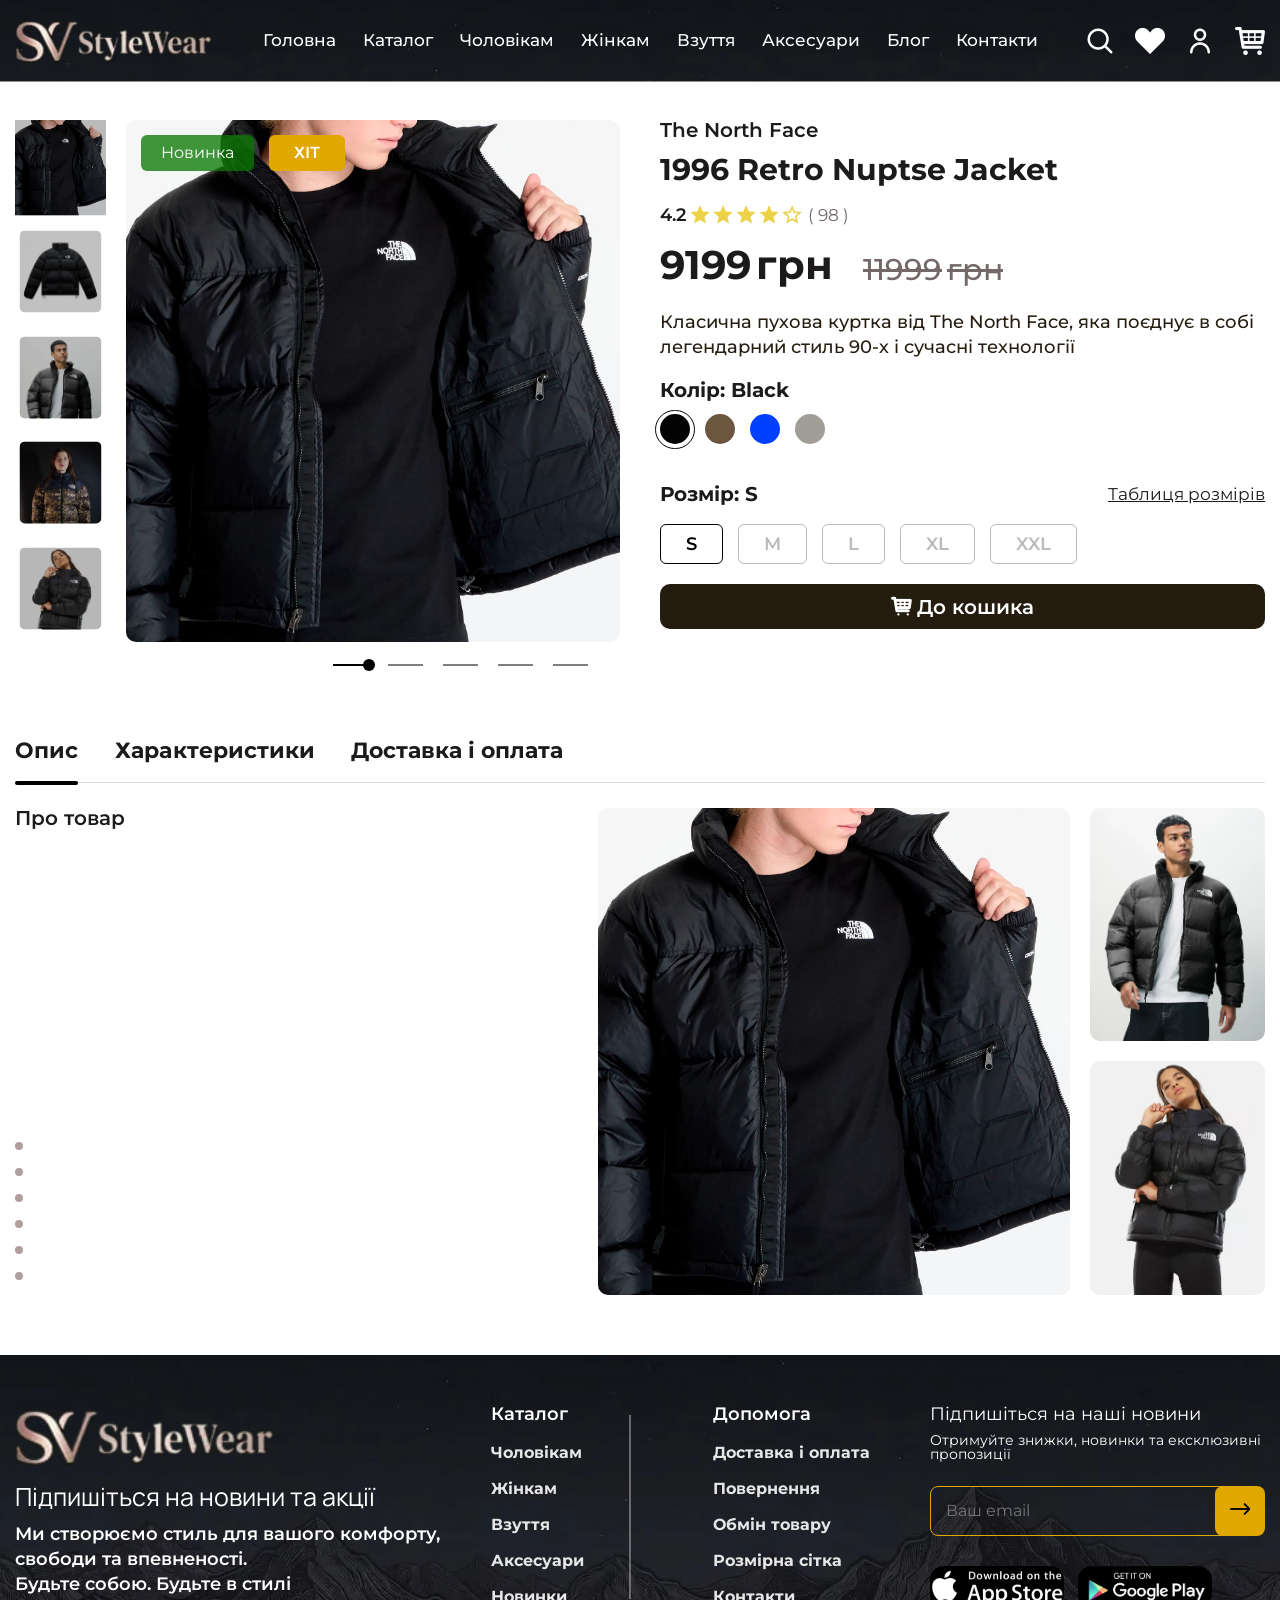
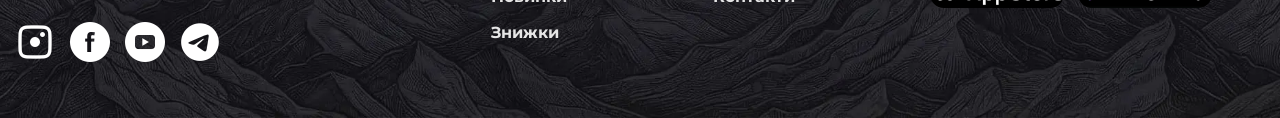
<file: product.html>
<!doctype html>
<html lang="ru">
	<head>
		<meta charset="UTF-8">
		<meta name="viewport" content="width=device-width, initial-scale=1.0">
		<link rel="preconnect" href="https://fonts.googleapis.com">
		<link rel="preconnect" href="https://fonts.gstatic.com" crossorigin="">
		<link href="https://fonts.googleapis.com/css2?family=Montserrat:wght@400;500;600;700&display=swap" rel="stylesheet">
		<link href="https://fonts.googleapis.com/css2?family=Manrope:wght@500;600;700&display=swap" rel="stylesheet">
		<link rel="shortcut icon" href="./assets/img/favicon.png">
		<title>Товар</title>
		<script type="module" crossorigin="" src="./js/product.min.js?v=1790609711125"></script>
		<link rel="modulepreload" crossorigin="" href="./js/app.min.js?v=1790609711125">
		<link rel="stylesheet" crossorigin="" href="./css/app.min.css?v=1790609711125">
		<link rel="stylesheet" crossorigin="" href="./css/product.min.css?v=1790609711125">
	</head>
	<body>
		<div class="wrapper">
			<header data-fls-header-scroll="" data-fls-header-scroll-show="" class="header">
				<div class="header__container">
					<a href="#" class="header__logo">
						<div class="header__logo-img __img">
							<picture>
								<source media="(max-width: 600px)" srcset="./assets/img/sv_logo-1-600.webp" type="image/webp">
								<source media="(max-width: 1200px)" srcset="./assets/img/sv_logo-1-1200.webp" type="image/webp">
								<img alt="Image" src="./assets/img/sv_logo-1.webp">
							</picture>
						</div>
						<div class="header__logo-img __img">
							<picture>
								<source media="(max-width: 600px)" srcset="./assets/img/sv_logo-600.webp" type="image/webp">
								<source media="(max-width: 1200px)" srcset="./assets/img/sv_logo-1200.webp" type="image/webp">
								<img alt="Image" src="./assets/img/sv_logo.webp">
							</picture>
						</div>
					</a>
					<nav class="header__menu menu">
						<ul class="header__list menu__list">
							<li>
								<a class="menu__link" href="index.html">Головна</a>
							</li>
							<li>
								<a class="menu__link" href="catalog.html">Каталог</a>
							</li>
							<li>
								<a class="menu__link" href="#">Чоловікам</a>
							</li>
							<li>
								<a class="menu__link" href="#">Жінкам</a>
							</li>
							<li>
								<a class="menu__link" href="#">Взуття</a>
							</li>
							<li>
								<a class="menu__link" href="#">Аксесуари</a>
							</li>
							<li>
								<a class="menu__link" href="index.html#blog">Блог</a>
							</li>
							<li>
								<a class="menu__link" href="#">Контакти</a>
							</li>
						</ul>
					</nav>
					<div class="header__buttons">
						<a href="#" class="header__btn --icon-search"></a>
						<a href="#" class="header__btn --icon-hearth"></a>
						<a href="#" class="header__btn --icon-user"></a>
						<button class="header__btn header__btn-cart cart-action --icon-cart">
							<span data-fls-addtocart="" class="cart-counter"></span>
						</button>
					</div>
					<div class="menu__icon">
						<span></span>
					</div>
				</div>
			</header>
			<div class="cart">
				<div class="cart__overlay cart-action"></div>
				<div class="cart__body">
					<div class="cart__top">
						<div class="cart__title">Кошик</div>
						<button class="cart__btn cart-action"></button>
					</div>
					<div class="cart__items">
						<span class="cart__void">Корзина порожня</span>
						<template id="cart-item-template">
							<div class="cart__item">
								<div class="cart__item-img __img">
									<img src="" alt="">
								</div>
								<div class="cart__item-text">
									<div class="cart__item-title"></div>
									<div class="cart__item-price">
										<span data-fls-cart-price=""></span>
										<span>грн.</span>
									</div>
								</div>
								<div class="cart__item-buttons">
									<div data-fls-quantity="" class="cart__quantity">
										<button data-fls-quantity-minus="" type="button" class="cart__quantity-btn"></button>
										<div class="cart__quantity-input">
											<input data-fls-addtocart-quantity="" data-fls-quantity-value="" autocomplete="off" type="text" name="form[]" value="1">
										</div>
										<button data-fls-quantity-plus="" type="button" class="cart__quantity-btn cart__quantity-btn--plus"></button>
									</div>
									<button type="button" class="cart__remove">×</button>
								</div>
							</div>
						</template>
					</div>
					<div class="cart__footer">
						<div class="cart__total">
							<span>Разом</span>
							<span data-fls-cart-total="">0</span>
							<span>грн.</span>
						</div>
						<div class="cart__button">
							<button class="cart__action-btn btn--yellow">Оформити замовлення</button>
						</div>
					</div>
				</div>
			</div>
			<main class="page__product">
				<section data-fls-addtocart-product="" class="card-product">
					<div class="card-product__container">
						<div class="card-product__images product__images">
							<div data-fls-slider="" class="product__images-thumb swiper">
								<div class="product__images-wrapper swiper-wrapper">
									<div class="product__images-img __img swiper-slide">
										<picture>
											<source media="(max-width: 600px)" srcset="./assets/img/product/prod1-600.webp" type="image/webp">
											<source media="(max-width: 1200px)" srcset="./assets/img/product/prod1-1200.webp" type="image/webp">
											<img alt="Image" src="./assets/img/product/prod1.webp">
										</picture>
									</div>
									<div class="product__images-img __img swiper-slide">
										<picture>
											<source media="(max-width: 600px)" srcset="./assets/img/product/prod2-600.webp" type="image/webp">
											<source media="(max-width: 1200px)" srcset="./assets/img/product/prod2-1200.webp" type="image/webp">
											<img alt="Image" src="./assets/img/product/prod2.webp">
										</picture>
									</div>
									<div class="product__images-img __img swiper-slide">
										<picture>
											<source media="(max-width: 600px)" srcset="./assets/img/product/prod3-600.webp" type="image/webp">
											<source media="(max-width: 1200px)" srcset="./assets/img/product/prod3-1200.webp" type="image/webp">
											<img alt="Image" src="./assets/img/product/prod3.webp">
										</picture>
									</div>
									<div class="product__images-img __img swiper-slide">
										<img src="./assets/img/product/prod4.jfif" alt="Image">
									</div>
									<div class="product__images-img __img swiper-slide">
										<picture>
											<source media="(max-width: 600px)" srcset="./assets/img/product/prod5-600.webp" type="image/webp">
											<source media="(max-width: 1200px)" srcset="./assets/img/product/prod5-1200.webp" type="image/webp">
											<img alt="Image" src="./assets/img/product/prod5.webp">
										</picture>
									</div>
								</div>
							</div>
							<div data-fls-slider="" class="product__images-big images-big swiper">
								<div class="images-big__body swiper-wrapper">
									<div class="images-big__image swiper-slide">
										<div class="images-big__img card-img">
											<picture>
												<source media="(max-width: 600px)" srcset="./assets/img/product/prod1-600.webp" type="image/webp">
												<source media="(max-width: 1200px)" srcset="./assets/img/product/prod1-1200.webp" type="image/webp">
												<img alt="Image" src="./assets/img/product/prod1.webp">
											</picture>
										</div>
										<div class="images-big__labels">
											<div class="images-big__label btn--green">Новинка</div>
											<div class="images-big__label btn--yellow">Хіт</div>
										</div>
									</div>
									<div class="images-big__image swiper-slide">
										<div class="images-big__img">
											<picture>
												<source media="(max-width: 600px)" srcset="./assets/img/product/prod2-600.webp" type="image/webp">
												<source media="(max-width: 1200px)" srcset="./assets/img/product/prod2-1200.webp" type="image/webp">
												<img alt="Image" src="./assets/img/product/prod2.webp">
											</picture>
										</div>
										<div class="images-big__labels">
											<div class="images-big__label btn--green">Новинка</div>
											<div class="images-big__label btn--yellow">Хіт</div>
										</div>
									</div>
									<div class="images-big__image swiper-slide">
										<div class="images-big__img">
											<picture>
												<source media="(max-width: 600px)" srcset="./assets/img/product/prod3-600.webp" type="image/webp">
												<source media="(max-width: 1200px)" srcset="./assets/img/product/prod3-1200.webp" type="image/webp">
												<img alt="Image" src="./assets/img/product/prod3.webp">
											</picture>
										</div>
										<div class="images-big__labels">
											<div class="images-big__label btn--green">Новинка</div>
											<div class="images-big__label btn--yellow">Хіт</div>
										</div>
									</div>
									<div class="images-big__image swiper-slide">
										<div class="images-big__img">
											<img src="./assets/img/product/prod4.jfif" alt="Image">
										</div>
										<div class="images-big__labels">
											<div class="images-big__label btn--green">Новинка</div>
											<div class="images-big__label btn--yellow">Хіт</div>
										</div>
									</div>
									<div class="images-big__image swiper-slide">
										<div class="images-big__img">
											<picture>
												<source media="(max-width: 600px)" srcset="./assets/img/product/prod5-600.webp" type="image/webp">
												<source media="(max-width: 1200px)" srcset="./assets/img/product/prod5-1200.webp" type="image/webp">
												<img alt="Image" src="./assets/img/product/prod5.webp">
											</picture>
										</div>
										<div class="images-big__labels">
											<div class="images-big__label btn--green">Новинка</div>
											<div class="images-big__label btn--yellow">Хіт</div>
										</div>
									</div>
								</div>
								<div class="images-big__slider-pagination-body">
									<div class="images-big__slider-pagination slider-pagination"></div>
								</div>
							</div>
						</div>
						<div class="card-product__text">
							<div class="card-product__brand">The North Face</div>
							<h2 class="card-product__title">1996 Retro Nuptse Jacket</h2>
							<div data-fls-watcher="" class="card-product__raiting card__raiting">
								<div data-fls-rating="set" data-fls-rating-value="4.2" class="card-product__raiting-value card__raiting-value">4.2</div>
								<div class="card-product__raiting-counter card__raiting-counter">
									(
									<span data-fls-digcounter="">98</span>
									)
								</div>
							</div>
							<div class="card-product__price-body">
								<div data-fls-watcher="" class="card-product__price card__price">
									<span data-fls-digcounter="">9199</span>
									<span>грн</span>
								</div>
								<div class="card-product__price card__price-old">
									<span>11999</span>
									<span>грн</span>
								</div>
							</div>
							<div class="card-product__caption">
								<p>
									Класична пухова куртка від The North Face, яка поєднує в собі легендарний стиль 90-х і сучасні
                        технології
								</p>
							</div>
							<div class="card-product__color">
								<div class="card-product__color-title">
									<span>Колір:</span>
									<span data-color-title="">Black</span>
								</div>
								<div class="card-product__color-buttons">
									<button data-value="black" data-name="Black" class="card-product__color-btn active">
										<span class="black"></span>
									</button>
									<button data-value="braun" data-name="Brown" class="card-product__color-btn">
										<span></span>
									</button>
									<button data-value="blue" data-name="Blue" class="card-product__color-btn">
										<span></span>
									</button>
									<button data-value="gray" data-name="Gray" class="card-product__color-btn">
										<span></span>
									</button>
								</div>
							</div>
							<div class="card-product__size">
								<div class="card-product__top">
									<div class="card-product__size-title">
										<span>Розмір:</span>
										<span data-size-title="">S</span>
									</div>
									<a href="" class="card-product__size-link">Таблиця розмірів</a>
								</div>
								<div class="card-product__buttons">
									<button data-value="s" class="card-product__size-btn active">
										<span class="S">S</span>
									</button>
									<button data-value="M" class="card-product__size-btn">
										<span>M</span>
									</button>
									<button data-value="L" class="card-product__size-btn">
										<span>L</span>
									</button>
									<button data-value="XL" class="card-product__size-btn">
										<span>XL</span>
									</button>
									<button data-value="XXL" class="card-product__size-btn">
										<span>XXL</span>
									</button>
								</div>
							</div>
							<div class="product__card-buttons card__buttons">
								<button data-addtocart-button="" data-id="50" data-title="1996 Retro Nuptse Jacket" data-price="9199" data-image="assets/img/product/prod1.jpg" class="product__card-btn card__btn btn--black --icon-cart">До кошика</button>
							</div>
						</div>
					</div>
				</section>
				<div class="product-caption">
					<div data-fls-tabs="" class="product-caption__container">
						<div data-fls-tabs-titles="" class="product-caption__top">
							<button class="product-caption__title --tab-active">Опис</button>
							<button class="product-caption__title">Харaктеристики</button>
							<button class="product-caption__title">Доставка і оплата</button>
						</div>
						<div class="product-caption__body">
							<div class="product-caption__text">
								<div data-fls-tabs-body="" class="product-caption__items">
									<div class="product-caption__item --tab-show">
										<div class="product-caption__item-title">Про товар</div>
										<div class="product-caption__item-caption">
											<p data-scroll-text="">
												1996 Retro Nuptse Jacket — культова пухова куртка, що поєднує впізнаваний
                                    ретро-дизайн 90-х, сучасний міський стиль і тепло для холодної пори року. Об'ємний
                                    силует, характерні горизонтальні секції та фірмовий логотип The North Face створюють
                                    образ, який залишається актуальним незалежно від сезону.
											</p>
											<p data-scroll-text="">
												Куртка виготовлена з міцного матеріалу з водовідштовхувальним покриттям, а пуховий
                                    наповнювач забезпечує ефективну теплоізоляцію. Високий комір, регульований низ і
                                    зручні кишені додають практичності у повсякденному використанні. Модель можна носити
                                    як самостійний верхній одяг або поєднувати з багатошаровими образами.
											</p>
										</div>
										<ul class="product-caption__item-list">
											<li data-scroll-text="">Легендарний дизайн у стилі 90-х.</li>
											<li data-scroll-text="">Теплий пуховий наповнювач.</li>
											<li data-scroll-text="">Міцна тканина з водовідштовхувальними властивостями.</li>
											<li data-scroll-text="">Зручні кишені для необхідних дрібниць.</li>
											<li data-scroll-text="">Регульований низ для комфортної посадки.</li>
											<li data-scroll-text="">Універсальний стиль для міста та подорожей.</li>
										</ul>
									</div>
									<div class="product-caption__item">
										<div class="product-caption__item-title">Характеристики</div>
										<ul class="product-caption__item-character-list">
											<li class="product-caption__item-list-item">
												<span>Бренд</span>
												<span>The North Face</span>
											</li>
											<li class="product-caption__item-list-item">
												<span>Модель</span>
												<span>1996 Retro Nuptse Jacket</span>
											</li>
											<li class="product-caption__item-list-item">
												<span>Тип</span>
												<span>Пухова куртка</span>
											</li>
											<li class="product-caption__item-list-item">
												<span>Стать</span>
												<span>Унісекс</span>
											</li>
											<li class="product-caption__item-list-item">
												<span>Сезон</span>
												<span>Осінь / Зима</span>
											</li>
											<li class="product-caption__item-list-item">
												<span>Матеріал</span>
												<span>Нейлон</span>
											</li>
											<li class="product-caption__item-list-item">
												<span>Утеплювач</span>
												<span>Пух, 700 Fill Power</span>
											</li>
										</ul>
									</div>
									<div class="product-caption__item">
										<div class="product-caption__deliwery">
											<div class="product-caption__item-title --icon-truck">Доставка</div>
											<div class="product-caption__deliwery-body">
												<div class="product-caption__deliwery-subtitle">Нова пошта</div>
												<div class="product-caption__deliwery-text">
													<p>
														Доставка у відділення, поштомат або кур’єром по Україні.
                                            Термін доставки: 1–3 робочі дні.
													</p>
												</div>
											</div>
											<div class="product-caption__deliwery-body">
												<div class="product-caption__deliwery-subtitle">Укрпошта</div>
												<div class="product-caption__deliwery-text">
													<p>
														Доставка у відділення по Україні.
                                            Термін доставки: 2–5 робочих днів.
													</p>
												</div>
											</div>
										</div>
										<div class="product-caption__pay">
											<div class="product-caption__item-title --icon-quality">Оплата</div>
											<div class="product-caption__deliwery-body">
												<div class="product-caption__deliwery-subtitle">Оплата карткою онлайн</div>
												<div class="product-caption__deliwery-text">
													<p>
														Безпечна оплата банківською карткою Visa або Mastercard під час оформлення
                                            замовлення.
													</p>
												</div>
											</div>
											<div class="product-caption__deliwery-body">
												<div class="product-caption__deliwery-subtitle">Оплата при отриманні</div>
												<div class="product-caption__deliwery-text">
													<p>Оплата замовлення у відділенні перевізника або кур’єру під час отримання.</p>
												</div>
											</div>
											<div class="product-caption__deliwery-body">
												<div class="product-caption__deliwery-subtitle">Переказ на банківський рахунок</div>
												<div class="product-caption__deliwery-text">
													<p>Після оформлення замовлення ви отримаєте реквізити для оплати.</p>
												</div>
											</div>
										</div>
									</div>
								</div>
							</div>
							<div class="product-caption__images">
								<div class="product-caption__img">
									<picture>
										<source media="(max-width: 600px)" srcset="./assets/img/product/prod1-600.webp" type="image/webp">
										<source media="(max-width: 1200px)" srcset="./assets/img/product/prod1-1200.webp" type="image/webp">
										<img alt="Image" src="./assets/img/product/prod1.webp">
									</picture>
								</div>
								<div class="product-caption__img">
									<picture>
										<source media="(max-width: 600px)" srcset="./assets/img/product/prod3-600.webp" type="image/webp">
										<source media="(max-width: 1200px)" srcset="./assets/img/product/prod3-1200.webp" type="image/webp">
										<img alt="Image" src="./assets/img/product/prod3.webp">
									</picture>
								</div>
								<div class="product-caption__img">
									<picture>
										<source media="(max-width: 600px)" srcset="./assets/img/product/prod5-600.webp" type="image/webp">
										<source media="(max-width: 1200px)" srcset="./assets/img/product/prod5-1200.webp" type="image/webp">
										<img alt="Image" src="./assets/img/product/prod5.webp">
									</picture>
								</div>
							</div>
						</div>
					</div>
				</div>
			</main>
			<footer id="contacts" class="footer" data-fls-footer="">
				<div class="footer__bg __img">
					<picture>
						<source media="(max-width: 600px)" srcset="./assets/img/footer-bg-1-600.webp" type="image/webp">
						<source media="(max-width: 1200px)" srcset="./assets/img/footer-bg-1-1200.webp" type="image/webp">
						<img alt="Image" src="./assets/img/footer-bg-1.webp">
					</picture>
				</div>
				<div class="footer__container">
					<div class="footer__items">
						<div class="footer__text">
							<div class="footer__logo __img">
								<picture>
									<source media="(max-width: 600px)" srcset="./assets/img/sv_logo-1-600.webp" type="image/webp">
									<source media="(max-width: 1200px)" srcset="./assets/img/sv_logo-1-1200.webp" type="image/webp">
									<img alt="Image" src="./assets/img/sv_logo-1.webp">
								</picture>
							</div>
							<div class="footer__text-title">Підпишіться на новини та акції</div>
							<div class="footer__text-caption">
								<p>Ми створюємо стиль для вашого комфорту, свободи та впевненості.</p>
								<p>Будьте собою. Будьте в стилі</p>
							</div>
							<div class="footer__text-icons">
								<a href="#" class="footer__text-ico --icon-insta"></a>
								<a href="#" class="footer__text-ico --icon-facebook"></a>
								<a href="#" class="footer__text-ico --icon-youtube"></a>
								<a href="#" class="footer__text-ico --icon-telegram"></a>
							</div>
						</div>
						<div data-fls-spollers="890,max" class="footer__navigation">
							<details class="footer__navigation-item">
								<summary class="footer__navigation-title">Каталог</summary>
								<ul class="footer__navigation-list">
									<li>
										<a href="#" class="footer__navigation-link">Чоловікам</a>
									</li>
									<li>
										<a href="#" class="footer__navigation-link">Жінкам</a>
									</li>
									<li>
										<a href="#" class="footer__navigation-link">Взуття</a>
									</li>
									<li>
										<a href="#" class="footer__navigation-link">Аксесуари</a>
									</li>
									<li>
										<a href="#" class="footer__navigation-link">Новинки</a>
									</li>
									<li>
										<a href="#" class="footer__navigation-link">Знижки</a>
									</li>
								</ul>
							</details>
							<details class="footer__navigation-item">
								<summary class="footer__navigation-title">Допомога</summary>
								<ul class="footer__navigation-list">
									<li>
										<a href="#" class="footer__navigation-link">Доставка і оплата</a>
									</li>
									<li>
										<a href="#" class="footer__navigation-link">Повернення</a>
									</li>
									<li>
										<a href="#" class="footer__navigation-link">Обмін товару</a>
									</li>
									<li>
										<a href="#" class="footer__navigation-link">Розмірна сітка</a>
									</li>
									<li>
										<a href="#" class="footer__navigation-link">Контакти</a>
									</li>
								</ul>
							</details>
						</div>
						<div class="footer__subscribe">
							<div class="footer__subscribe-title">Підпишіться на наші новини</div>
							<div class="footer__subscribe-subtitle">Отримуйте знижки, новинки та ексклюзивні пропозиції</div>
							<form action="#" class="footer__subscribe-form">
								<input type="text" placeholder="Ваш email" class="footer__subscribe-input">
								<button class="footer__subscribe-button --icon-arrow"></button>
							</form>
							<div class="footer__subscribe-buttons">
								<a href="#" class="footer__subscribe-link __img">
									<picture>
										<source media="(max-width: 600px)" srcset="./assets/img/astore-600.webp" type="image/webp">
										<source media="(max-width: 1200px)" srcset="./assets/img/astore-1200.webp" type="image/webp">
										<img alt="Image" src="./assets/img/astore.webp">
									</picture>
								</a>
								<a href="#" class="footer__subscribe-link __img">
									<picture>
										<source media="(max-width: 600px)" srcset="./assets/img/gplay-600.webp" type="image/webp">
										<source media="(max-width: 1200px)" srcset="./assets/img/gplay-1200.webp" type="image/webp">
										<img alt="Image" src="./assets/img/gplay.webp">
									</picture>
								</a>
							</div>
						</div>
					</div>
				</div>
			</footer>
		</div>
	</body>
</html>
</file>
<file: css/app.min.css>
@font-face{font-family:iconfont;font-display:swap;src:url(../assets/fonts/iconfont.woff2?dc97ce53a280938a7db7c876eef3ff64) format("woff2")}[class*="--icon-"]:before{font-family:iconfont}[class*="--icon-arr-md"]:before{content:"\f101"}[class*="--icon-arrow"]:before{content:"\f102"}[class*="--icon-best-change"]:before{content:"\f103"}[class*="--icon-best-price"]:before{content:"\f104"}[class*="--icon-cart"]:before{content:"\f105"}[class*="--icon-change"]:before{content:"\f106"}[class*="--icon-check"]:before{content:"\f107"}[class*="--icon-clock"]:before{content:"\f108"}[class*="--icon-consultation"]:before{content:"\f109"}[class*="--icon-delivery"]:before{content:"\f10a"}[class*="--icon-facebook"]:before{content:"\f10b"}[class*="--icon-heart"]:before{content:"\f10c"}[class*="--icon-insta"]:before{content:"\f10d"}[class*="--icon-next"]:before{content:"\f10e"}[class*="--icon-phone"]:before{content:"\f10f"}[class*="--icon-prev"]:before{content:"\f110"}[class*="--icon-prize"]:before{content:"\f111"}[class*="--icon-quality"]:before{content:"\f112"}[class*="--icon-search"]:before{content:"\f113"}[class*="--icon-shield"]:before{content:"\f114"}[class*="--icon-shoe"]:before{content:"\f115"}[class*="--icon-star"]:before{content:"\f116"}[class*="--icon-telegram"]:before{content:"\f117"}[class*="--icon-truck"]:before{content:"\f118"}[class*="--icon-user"]:before{content:"\f119"}[class*="--icon-youtube"]:before{content:"\f11a"}*{padding:0;margin:0;border:0}*,:after,:before{box-sizing:border-box}:after,:before{display:inline-block}body,html{height:100%}body{line-height:1;scrollbar-gutter:stable;-ms-text-size-adjust:100%;-moz-text-size-adjust:100%;-webkit-text-size-adjust:100%;-webkit-font-smoothing:antialiased;-moz-osx-font-smoothing:grayscale}button,input,textarea{font-family:inherit;font-size:inherit;line-height:inherit;color:inherit;background-color:transparent}input,textarea{width:100%}label{display:inline-block}button,option,select{cursor:pointer}a{display:inline-block;color:inherit;text-decoration:none}ul li{list-style:none}img{max-width:100%;height:auto;vertical-align:middle}h1,h2,h3,h4,h5,h6{font-weight:inherit;font-size:inherit}body{min-width:20rem;color:#1c1a1a;font-family:Montserrat,sans-serif;font-size:1rem}[data-fls-scrolllock] body{overflow:hidden;touch-action:none;overscroll-behavior:none}body:has(.wrapper--active){overflow:hidden}.wrapper{min-height:100%;display:flex;flex-direction:column;overflow:clip}.wrapper>main{flex:1 1 auto}.wrapper>*{min-width:0}[class*=__img] img{object-fit:cover;object-position:center;width:100%;min-height:100%}[class*=__container]{max-width:91.875rem;margin:0 auto;padding-left:.9375rem;padding-right:.9375rem}.show{transition:.7s;opacity:0;transform:translate(3.125rem,3.125rem)}.show.visible{opacity:1;transform:translate(0)}.btn--yellow{text-transform:uppercase;height:3.25rem;padding:0 1.5625rem;background:#e0a800;font-size:1.125rem;font-weight:600;border:none}.btn--green,.btn--yellow{display:flex;align-items:center;justify-content:center;transition:.3s}.btn--green{height:2.75rem;padding-inline:1.25rem;background:rgba(9,120,1,.765)}.btn--black{background:rgba(23,15,1,.941)}.btn--red{background:rgba(247,39,6,.843)}.btn--blue{background:rgba(0,99,237,.894)}.section-header{display:flex;align-items:center;gap:1.6875rem;flex-wrap:wrap}.section-header__title{flex:1 1 auto}.section-header__list{flex-grow:1;display:flex;align-items:center;justify-content:flex-end;gap:1.25rem}.section-header__link{display:flex;flex-direction:row-reverse;gap:.625rem}.title{font-size:2.5rem;font-family:Manrope,sans-serif;font-weight:700;color:rgba(23,15,1,.941);font-size:2rem}.slider-pagination{display:flex;gap:1.25rem}.slider-pagination .swiper-pagination-bullet{flex:0 0 2.1875rem;height:.125rem;background:#d9c1c1;position:relative}.slider-pagination .swiper-pagination-bullet:before{content:"";position:absolute;top:-.3125rem;left:0;width:.75rem;aspect-ratio:1;border-radius:50%}.slider-pagination .swiper-pagination-bullet-active{background:#e0a800}.slider-pagination .swiper-pagination-bullet-active:before{content:"";left:1.875rem;transition:left 3s linear;background:#e0a800}.btn--white{display:flex;align-items:center;justify-content:center;flex-direction:row-reverse;gap:.3125rem;color:#000;background:#fff}[data-scroll-text] span{color:#fffdfd;transition:color .3s ease}[data-scroll-text] span.is-active{color:rgba(61,57,57,.616)}.menu__link.link-visit{font-weight:500;font-size:1.0625rem;transition:.3s;color:#f7c200;position:relative}.menu__link.link-visit:before{opacity:1;transform:scale(1)}.product.catalog--product{padding-top:3.125rem}.swiper{overflow:hidden}.swiper-initialized{touch-action:pan-y}.swiper-wrapper{width:100%;height:100%;box-sizing:content-box;display:flex;position:relative}.swiper-initialized .swiper-slide{flex-shrink:0}.swiper-android .swiper-slide,.swiper-android .swiper-wrapper{transform:translateZ(0)}.swiper-button-lock,.swiper-pagination-lock{display:none!important}.header{background:url(../assets/img/footer-bg-1.webp) 0 0/cover no-repeat;position:absolute;top:0;left:0;width:100%;z-index:50;font-size:.9375rem;border-bottom:.0625rem solid rgba(247,245,223,.522);backdrop-filter:blur(.25rem)}.header__container{padding-block:1.0625rem;display:flex;align-items:center;justify-content:space-between;gap:1.5625rem}.header__logo{flex:0 0 12.5rem;overflow:hidden}.header__logo-img:last-child{display:none}.header__logo-img img{object-fit:cover}.header__buttons{display:flex;align-items:center;gap:1.25rem}.header__btn{flex:0 0 auto;margin-top:.375rem;color:#fff;font-size:1.875rem;transition:.3s}.header__btn-cart{position:relative}.header__btn-cart span{position:absolute;width:1.25rem;aspect-ratio:1;border-radius:50%;top:-.625rem;right:-.625rem;font-size:.875rem;display:flex;align-items:center;justify-content:center;font-weight:700}.header__btn-cart span.cart--has-products{background:#989300}.menu{flex-grow:1}.menu__list{display:flex;flex-wrap:wrap;align-items:center;justify-content:center;column-gap:1.6875rem;row-gap:.625rem}.menu__link{font-weight:500;font-size:1.0625rem;transition:.3s;color:#fcfefe}.menu__icon{position:relative;flex:0 0 2.1875rem;height:1.375rem;z-index:50;transition:.3s;display:none}.menu__icon span{display:block}.menu__icon span,.menu__icon:after,.menu__icon:before{width:100%;height:.1875rem;background:#fff;border-radius:.1875rem;transition:.3s}.menu__icon:after,.menu__icon:before{position:absolute;content:""}.menu__icon:before{top:50%}.menu__icon:after{top:100%}.menu__icon--active span{transform:translatey(-100%);opacity:0}.menu__icon--active:before{top:.5625rem;width:100%;transform:rotate(40deg)}.menu__icon--active:after{top:.5625rem;width:100%;transform:rotate(-40deg)}[data-fls-header-scroll]{position:fixed;top:0;right:0;left:0;z-index:50}[data-fls-header-scroll-show].--header-scroll{transition:transform .3s;transform:translateY(-100%)}[data-fls-header-scroll-show].--header-show{transform:translate(0)}.footer{padding-block:3.125rem;position:relative;overflow:hidden}.footer__bg{position:absolute;inset:0}.footer__container{position:relative;z-index:2;color:#fff}.footer__items{display:flex;justify-content:space-between;gap:1.25rem}.footer__text{flex:0 0 35%}.footer__logo{width:60%;margin-bottom:.9375rem;max-width:18.75rem}.footer__text-title{font-size:1.5625rem;font-family:Manrope,sans-serif;margin-bottom:.625rem;line-height:1.2}.footer__text-caption{font-size:1.125rem;font-weight:600;margin-bottom:1.5625rem;line-height:1.4}.footer__text-icons{display:flex;gap:.9375rem;align-items:center}.footer__text-ico{font-size:2.5rem;transition:all .3s}.footer__navigation{flex:0 0 35%;display:flex;justify-content:flex-end;gap:1.5625rem}.footer__navigation-item{flex:0 0 45%;position:relative}.footer__navigation-item:not(:last-child):before{content:"";position:absolute;width:.125rem;height:70%;top:.625rem;left:70%;background:hsla(0,0%,91.4%,.373)}.footer__navigation-title{display:inline-block;font-weight:600;font-size:1.125rem;margin-bottom:.875rem;position:relative;list-style:none}.footer__navigation-title::-webkit-details-marker,.footer__navigation-title::marker{display:none}.--spoller-init .footer__navigation-title{cursor:pointer}.--spoller-init .footer__navigation-title:after,.--spoller-init .footer__navigation-title:before{content:"";position:absolute;right:-1.5rem;top:50%;background-color:#fff;height:.125rem;width:.625rem;transition:transform .5s ease 0s}.--spoller-init .footer__navigation-title:before{transform:translate(-70%,-50%) rotate(40deg)}.--spoller-init .footer__navigation-title:after{transform:translateY(-50%) rotate(-40deg)}.--spoller-init .footer__navigation-title.--spoller-active:before{transform:translateX(-70%) rotate(-40deg)}.--spoller-init .footer__navigation-title.--spoller-active:after{transform:rotate(40deg)}.footer__navigation-list{display:flex;flex-direction:column;gap:.25rem}.footer__navigation-link{text-wrap:nowrap;color:#e6e6e6;line-height:2;font-weight:700;transition:color .3s,transform .5s}.footer__subscribe{max-width:37.5rem}.footer__subscribe-title{font-size:1.125rem;margin-bottom:.625rem}.footer__subscribe-subtitle{font-size:.875rem;margin-bottom:1.5625rem}.footer__subscribe-form{display:flex;align-items:center;margin-bottom:1.875rem;border-radius:.5rem;border-right:none}.footer__subscribe-input{height:3.125rem;background:transparent;padding-inline:.9375rem;border-radius:.5rem;border:.0625rem solid #e0a800;margin-right:-.625rem}.footer__subscribe-button{flex:0 0 3.125rem;aspect-ratio:1;border-radius:.5rem;background:#e0a800;margin-left:-.625rem;color:#000;font-size:1.375rem}.footer__subscribe-buttons{display:flex;flex-wrap:wrap;gap:.875rem}.footer__subscribe-link{flex:0 0 40%;border-radius:.875rem;overflow:hidden}.cart{position:fixed;inset:0;z-index:100;display:flex;align-items:center;justify-content:center;padding-inline:.9375rem;opacity:0;visibility:hidden;pointer-events:none;transition:all .3s}.cart.--active{opacity:1;visibility:visible;pointer-events:auto;animation:cart-open .3s ease-in-out}.cart.--closing{animation:cart-close .5s ease-in forwards}.cart__overlay{position:absolute;inset:0;background:rgba(187,227,244,.349);backdrop-filter:blur(.25rem)}.cart__body{position:relative;z-index:2;width:50%;margin:0 auto;padding:1.5625rem;background:linear-gradient(180deg,#ecd8d8 40%,rgba(239,194,185,.647) 70%,rgba(4,38,59,.749));color:rgba(23,15,1,.941);height:95svh;overflow:hidden;display:flex;flex-direction:column}.cart__top{display:flex;align-items:center;gap:1.875rem;justify-content:space-between;margin-bottom:1.875rem}.cart__title{font-size:1.875rem}.cart__btn{flex:0 0 2.5rem;aspect-ratio:1;position:relative}.cart__btn:after,.cart__btn:before{content:"";position:absolute;width:100%;height:.1875rem;background:#970000;left:0;top:50%;border-radius:.125rem}.cart__btn:before{transform:translateY(-50%) rotate(-40deg)}.cart__btn:after{transform:translateY(-50%) rotate(40deg)}.cart__items{flex-grow:1;height:100%;flex-direction:column;gap:1.5625rem;margin-bottom:1.25rem;overflow-y:auto;overflow-x:hidden}.cart__item,.cart__items{display:flex;align-items:center;width:100%}.cart__item{justify-content:space-between;gap:.9375rem;border-bottom:.0625rem solid rgba(0,0,0,.384);padding-bottom:1.25rem;flex-wrap:wrap;max-width:31.25rem;margin:0 auto}.cart__item-img{flex:0 0 2.5rem;aspect-ratio:1;overflow:hidden;border-radius:.25rem}.cart__item-text{flex-grow:1}.cart__item-buttons{display:flex;align-items:center;gap:1.5625rem}.cart__item-title{font-size:1rem;margin-bottom:.625rem}.cart__item-price,.cart__item-title{font-weight:700;font-family:Manrope,sans-serif}.cart__item-price{font-size:1.25rem;display:flex;align-items:center;gap:.1875rem}.cart__item-price span:first-child{color:#025c00}.cart__quantity{width:6.75rem;height:2.5rem;display:flex;border:.0625rem solid rgba(1,30,0,.326)}.cart__quantity-btn{flex:0 0 2.5rem;position:relative;cursor:pointer}.cart__quantity-btn:after,.cart__quantity-btn:before{content:"";position:absolute;top:50%;left:50%;transition:all .3s ease 0s;margin:0 0 0 -.28125rem;background-color:rgba(75,69,71,.839);width:.75rem;height:.125rem}.cart__quantity-btn--plus:before{content:"";transform:rotate(90deg)}.cart__quantity-input{flex:1 1 auto}.cart__quantity-input input{height:100%;color:#1c1700;font-size:1rem;width:100%;text-align:center;font-weight:700}.cart__remove{font-size:3.75rem;font-family:Manrope,sans-serif;color:#ba0000}.cart__void{font-size:1.875rem;flex-grow:1}.cart__total,.cart__void{display:flex;align-items:center;justify-content:center}.cart__total{font-size:1.25rem;font-weight:700;gap:.25rem;margin-bottom:1.875rem}.cart__button{display:flex;align-items:center;justify-content:center}.cart__action-btn{color:#fff;border-radius:.375rem;background:#00acdc}@keyframes cart-open{0%{transform:translate(var(--cart-x),var(--cart-y)) scale(.06);opacity:0}50%{transform:translate(calc(var(--cart-x)*.4),calc(var(--cart-y)*.4)) scale(.1);opacity:1}80%{transform:translate(0) scale(.7)}to{transform:translate(0) scale(1);opacity:1}}@keyframes cart-close{0%{transform:translate(0) scale(1) rotate(0);opacity:1}50%{transform:translate(calc(var(--cart-x)*.35),calc(var(--cart-y)*.35)) scale(.55) rotate(3deg);opacity:1}to{transform:translate(var(--cart-x),var(--cart-y)) scale(.08) rotate(-8deg);opacity:0}}.rating{display:inline-block}.rating__items{display:inline-flex;align-items:flex-start;gap:.1875rem}.rating__item{flex:0 0 1.25rem;width:1.25rem;height:1.25rem;position:relative;background:url("[data-uri]") 0 0/1.25rem no-repeat;transition:all .3s}.rating__item--active{background:url("[data-uri]") 0 0/1.25rem no-repeat}.rating__item span{position:absolute;top:0;left:0;width:0;height:1.25rem;background:url("[data-uri]") 0 0/1.25rem no-repeat}.rating__item:not(:last-child):after{content:"";position:absolute;right:0;top:0;height:100%;width:.1875rem;transform:translateX(100%)}[data-rating=set] .rating__item:not(:last-child):after{cursor:pointer}.rating__input{width:100%;height:100%;opacity:0;display:block}[data-fls-rating=set] .rating__input{cursor:pointer}.quantity{width:5.5rem;height:2.5rem;display:flex;border:.0625rem solid hsla(0,0%,65%,.45)}.quantity__button{flex:0 0 2.5rem;position:relative;cursor:pointer}.quantity__button:after,.quantity__button:before{content:"";position:absolute;top:50%;left:50%;transition:all .3s ease 0s;margin:0 0 0 -.28125rem;background-color:#a6a6a6;width:.5625rem;height:.0625rem}.quantity__button--plus:before{transform:rotate(-90deg)}.quantity__input{flex:1 1 auto}.quantity__input input{height:100%;color:#a6a6a6;font-size:.75rem;width:100%;text-align:center}.page-home{background:linear-gradient(hsla(0,0%,100%,.886),hsla(0,7%,97%,.894)),url(../assets/img/site-bg.webp) 50%/contain repeat}.hero,.hero__slide{position:relative;overflow:hidden}.hero__slide{min-height:100svh;width:100%}.hero__slide:before{content:"";position:absolute;inset:0;z-index:1;background:linear-gradient(120deg,rgba(16,16,16,.824) 30%,rgba(16,16,16,.227) 50%,rgba(31,28,28,.059))}.hero__text-container{position:relative;z-index:2;padding-block:12.5rem;color:#fff}.hero__text{max-width:31.25rem;overflow:hidden}.hero__label{font-size:1.375rem;font-family:#0a002c;font-weight:600;margin-bottom:1.25rem}.hero__title{font-size:3.75rem;font-weight:700;line-height:1.2;font-family:Manrope,sans-serif;letter-spacing:.125rem;margin-bottom:1.25rem}.hero__title span{color:#e0a800}.hero__subtitle{font-size:1.125rem;letter-spacing:.125rem;margin-bottom:2.5rem}.hero__subtitle p{line-height:1.2}.hero__buttons{display:flex;align-items:center;gap:.9375rem}.hero__btn{display:flex;flex-direction:row-reverse;gap:.625rem;border-radius:.625rem}.hero__image{position:absolute;inset:0}.hero__slider-buttons{position:absolute;top:95%;left:0;width:100%;height:2.5rem;margin:0 auto;transform:translateY(-50%);z-index:5}.hero__slider-buttons-container{display:flex;justify-content:space-between}.hero__slider-next,.hero__slider-prev{width:2.5rem;aspect-ratio:1;border-radius:50%;border:.0625rem solid #e0a800;display:flex;align-items:center;justify-content:center;color:#fff;font-size:.9375rem;position:relative;background:rgba(0,0,0,.325);transition:all .3s;cursor:pointer}.hero__slider-prev{left:-.625rem}.hero__slider-next{right:-.625rem;transform:rotate(180deg)}.hero__slider-pagination{position:absolute;left:0;top:85%;width:100%;height:.625rem}.hero__slider-pagination-body{display:flex;gap:1.25rem}.hero__slider-pagination-body .swiper-pagination-bullet{width:2.1875rem;height:.125rem;background:#f7dbdb;position:relative}.hero__slider-pagination-body .swiper-pagination-bullet:before{content:"";position:absolute;top:-.3125rem;left:0;width:.75rem;aspect-ratio:1;border-radius:50%}.hero__slider-pagination-body .swiper-pagination-bullet-active{background:#e0a800}.hero__slider-pagination-body .swiper-pagination-bullet-active:before{content:"";left:1.875rem;transition:left 3s linear;background:#e0a800}.category__header{margin-bottom:1.875rem;row-gap:.9375rem}.category__link{color:rgba(9,120,1,.765);font-size:1.25rem;font-weight:600;transition:color .3s,transform .6s}.category__slider{margin-bottom:.625rem}.category__card-img{position:relative;aspect-ratio:100/80;border-radius:.25rem;overflow:hidden;margin-bottom:1.25rem}.category__card-img img{transition:transform .6s}.category__card-arrow{position:absolute;inset:0;z-index:2;padding:.9375rem;display:flex;align-items:flex-end;justify-content:flex-end;font-size:1.25rem;color:rgba(23,15,1,.941);transition:all .3s}.category__card-arrow span{flex:0 0 2.5rem;aspect-ratio:1;background:hsla(0,0%,100%,.784);display:flex;align-items:center;justify-content:center;border-radius:50%;transition:all .3s}.category__card-title{font-size:1.25rem;font-weight:600;margin-bottom:.625rem}.category__card-value{color:gray;font-size:1.125rem}.category__slider-pagination-body{display:flex;justify-content:center;align-items:center;max-width:18.125rem;height:2.5rem;margin:0 auto;overflow:hidden}.category__slider-pagination{display:flex;gap:1.25rem;justify-content:center}.product{padding-bottom:.625rem}.product__header{margin-bottom:1.875rem}.product__list{flex-wrap:wrap}.product__link{position:relative;font-size:18;font-weight:700;color:#2c1f00;transition:color .3s,transform .5s}.product__link:before{content:"";position:absolute;width:100%;height:.125rem;left:0;bottom:-.4375rem;background:#e0a800;transform:scale(0);transform-origin:center;transition:transform .5s}.product__slider{padding:.9375rem;margin-inline:-.9375rem}.product__cards{margin-bottom:1.25rem}.product__slider-pagination-body{display:flex;justify-content:center;align-items:center;max-width:18.125rem;height:3.125rem;margin:0 auto;overflow:hidden}.product__slider-pagination{display:flex;gap:1.25rem;justify-content:center}.card{padding:.5rem;background:#fff;box-shadow:0 0 .375rem .0625rem rgba(114,102,102,.161);display:flex;flex-direction:column;min-height:100%}.card,.card__img{border-radius:.625rem}.card__img{aspect-ratio:1;position:relative;overflow:hidden;margin-bottom:.625rem}.card__img:before{content:"";position:absolute;inset:0;background:hsla(0,8%,66%,.231);transition:all .3s}.card__img-items{position:absolute;top:0;left:0;z-index:3;width:100%;z-index:2;justify-content:space-between;padding:.9375rem}.card__img-items,.card__label{display:flex;align-items:center}.card__label{height:2.25rem;padding-inline:.9375rem;color:#fff;font-weight:700;justify-content:center;border-radius:.3125rem}.card__favorite{position:relative;z-index:3;width:2.5rem;aspect-ratio:1;border-radius:50%;background:#fff;display:flex;align-items:center;justify-content:center}.card__favorite span{font-size:1.6875rem;color:#c29797;margin-top:.375rem}.card__favorite span:before{transition:all .9s}.card__raiting{display:flex;align-items:center;gap:.375rem;margin-bottom:1.25rem}.card__raiting-value{display:flex;align-items:center;gap:.25rem;font-size:1.125rem;font-weight:600}.card__raiting-counter{color:#746868;font-size:1.0625rem}.card__title{font-family:Manrope,sans-serif;font-weight:700;font-size:1.375rem;margin-bottom:.625rem;transition:color .3s,transform .5s;flex-grow:1}.card__caption{color:#746868;font-size:.9375rem;margin-bottom:1.25rem}.card__price-body{display:flex;align-items:center;gap:1.875rem}.card__price{display:flex;align-items:last baseline;gap:.3125rem;font-weight:700;margin-bottom:1.5625rem}.card__price span:first-child{font-size:1.375rem}.card__price-old{display:flex;align-items:last baseline;gap:.3125rem;font-weight:500;margin-bottom:1.5625rem;color:#746868;text-decoration:line-through}.card__price-old span:first-child{font-size:1.125rem}.card__buttons{display:flex;gap:.625rem;flex-wrap:wrap}.card__btn{flex:0 0 100%;height:2.8125rem;color:#fff;border-radius:.625rem;display:flex;align-items:center;justify-content:center;font-size:1.25rem;font-weight:600;gap:.375rem;transition:all .3s}.card__btn:disabled{opacity:.4}.advantage__container{display:grid;gap:1.875rem;grid-template-columns:56% 1fr}.advantage__item{position:relative;overflow:hidden;padding:1.875rem .625rem .9375rem 1.875rem;border-radius:.9375rem;display:flex;flex-direction:column}.advantage__img,.advantage__img:before{position:absolute;inset:0}.advantage__img:before{content:"";background:linear-gradient(89deg,rgba(0,0,0,.396) 30%,rgba(0,0,0,.247) 60%,transparent)}.advantage__item-text{position:relative;z-index:2;color:#fff;max-width:25rem;flex-grow:1}.advantage__item-caption{font-size:1.25rem;text-transform:uppercase;font-weight:500;margin-bottom:.9375rem}.advantage__title{line-height:1.2;font-weight:700;margin-bottom:1.25rem}.advantage__subtitle{font-size:1.0625rem;font-weight:500;line-height:1.4;margin-bottom:.9375rem;flex-grow:1}.advantage__buttons{display:flex;align-items:center;gap:.625rem;margin-bottom:2.5rem}.advantage__btn{height:2.75rem;border-radius:.3125rem;flex-direction:row-reverse;gap:.3125rem}.advantage__item-icons{position:relative;z-index:2;display:flex;gap:1.25rem;color:#fff;flex-wrap:wrap}.advantage__item-icon{flex:0 0 auto;display:flex;align-items:center;gap:.625rem;padding:.9375rem 1.25rem;background:rgba(22,21,21,.376);border-radius:.5rem;backdrop-filter:blur(.25rem)}.advantage__item-icon-ico{font-size:1.875rem}.advantage__item-icon-title{font-weight:600}.advantage__cards{display:flex;flex-direction:column;gap:1.25rem;height:100%}.advantage__card:first-child{flex-grow:1}.advantage__card{border-radius:.9375rem;position:relative;overflow:hidden;padding:1.875rem .625rem .9375rem 1.875rem}.advantage__card .advantage__buttons{margin-bottom:0}.advantage__card-text{position:relative;z-index:2;color:#fff;display:flex;flex-direction:column;gap:.9375rem;max-width:18.75rem;min-height:100%}.advantage__card-title{font-size:1.6875rem;font-weight:700;line-height:1.2}.delivery{padding-block:2.5rem;background:hsla(46,76%,87%,.843)}.delivery__container{display:grid;gap:.625rem;grid-template-columns:repeat(4,1fr);row-gap:1.5625rem;align-items:center}.delivery__item{display:flex;align-items:center;gap:.9375rem;padding-inline:1.25rem;position:relative}.delivery__item:last-child:before{display:none}.delivery__item-icon{font-size:2.5rem}.delivery__item-text{flex-grow:1}.delivery__title{font-weight:700;font-size:1.125rem}.delivery__title:not(:last-child){margin-bottom:.625rem}.delivery__subtitle{font-size:.875rem}.blog{padding-block:2.5rem}.blog__caption{font-size:2.5rem;text-transform:uppercase;color:gray;margin-bottom:.625rem}.blog__header{margin-bottom:1.875rem}.blog__title{flex:1 1 auto;color:gray}.blog__link{color:rgba(9,120,1,.765);font-size:1.25rem;font-weight:600;transition:color .3s,transform .6s}.blog__items{color:gray;display:grid;gap:1.875rem;grid-template-columns:repeat(3,1fr)}.blog__item-img{aspect-ratio:100/80;overflow:hidden;margin-bottom:1.25rem}.blog__item-text{display:flex;flex-direction:column;gap:1.25rem}.blog__item-label{display:flex;gap:.625rem}.blog__item-title{font-size:1.5rem;font-weight:700;color:#4b4646;line-height:1.2}.blog__item-subtitle{flex-grow:1;font-size:1.0625rem;line-height:1.3;margin-bottom:1.25rem}.blog__item-subtitle:not(:last-child){margin-bottom:.9375rem}.blog__item-article-body p{line-height:1.2}.blog__item-article-body p:not(:last-child){margin-bottom:.625rem}.blog__item-btn span:first-child{font-size:1.125rem;display:flex;align-items:center;gap:.9375rem;flex-direction:row-reverse;color:#075400;transition:color .3s,transform .4s}.--showmore-active .blog__item-btn span:first-child{display:none}.--showmore-active .blog__item-btn:last-child{display:block;color:#fe0000;margin-top:.625rem}@media (max-width:75rem){.footer__items{flex-wrap:wrap;row-gap:2.5rem;justify-content:center}.footer__text{flex:0 0 100%}.footer__navigation-item:not(:last-child):before{display:none}.category__card{transition:all .3s}.category__card.swiper-slide-prev{opacity:.4;transform:rotateY(40deg)}.category__card.swiper-slide-next{opacity:.4;transform:rotateY(-40deg)}.product__card{transition:all .3s}.product__card.swiper-slide-prev{opacity:.4;transform:rotateY(40deg)}.product__card.swiper-slide-next{opacity:.4;transform:rotateY(-40deg)}.blog__items{grid-template-columns:1fr 1fr}}@media (max-width:64rem){.advantage__container{grid-template-columns:1fr}.delivery__container{grid-template-columns:1fr 1fr;justify-items:center}}@media (max-width:55.625rem){.header__buttons{flex-grow:1;justify-content:flex-end}.footer__navigation,.footer__navigation-item{flex:0 0 100%;flex-wrap:wrap}.footer__navigation-item{text-align:center;margin-right:.9375rem}}@media (max-width:54.375rem){.menu__link.link-visit{font-size:1.875rem}.cart__body{width:100%;max-width:31.25rem}.blog__items{grid-template-columns:1fr}}@media (max-width:47.99875rem){.hero__slide:before{background:linear-gradient(160deg,rgba(8,7,7,.824) 40%,rgba(16,16,16,.38) 50%,rgba(31,28,28,.059))}.category__card-title{font-size:1.25rem}}@media (max-height:37.5rem),(max-width:54.375rem){.header{position:fixed;width:100%;z-index:50;padding:0;color:#fff}.header__container{justify-content:space-between;min-height:3.75rem;gap:1.25rem;padding-block:.3125rem}.menu__icon{display:block}.menu{left:100%;width:80%;height:100svh;transition:.3s;overflow:hidden;overflow-y:auto;z-index:-1;padding-bottom:1.25rem}.menu,.menu:before{position:fixed;top:0;background:linear-gradient(180deg,rgba(63,62,62,.933) 40%,rgba(62,61,61,.827) 70%,rgba(0,0,0,.749))}.menu:before{content:"";left:0;width:100%;min-height:3.75rem;transition:.1s;opacity:0}.menu--active{padding-top:6rem;padding-right:.9375rem}.menu.menu--active.menu:before{opacity:1}.menu__list{z-index:-1;flex-direction:column;align-items:flex-start;margin-top:0}.menu__list,.menu__list li{position:relative}.menu__list li:before{position:absolute;content:"";left:-1.25rem;bottom:-.25rem;width:90vw;height:.125rem;background:hsla(240,7%,97%,.173)}.menu__link{font-size:1.5625rem;color:#fffffb;padding:.625rem .9375rem;font-weight:700}.menu--active{top:0;left:20%}}@media (max-height:37.5rem){.cart__body{overflow:auto;height:100%}}@media (max-height:31.25rem){.header__container{justify-content:flex-start;gap:2.5rem}.hero__text-container{padding-block:9.375rem}}@media (max-width:29.6875rem){.header__logo{flex:0 0 3.75rem}.header__logo-img:first-child{display:none}.header__logo-img:last-child{display:block}.cart__items{align-items:center}.cart__item{justify-content:center}.cart__item-img{flex:0 0 100%}.cart__item-buttons{flex:0 0 100%;justify-content:space-between}.hero__title{font-size:2.5rem}.delivery__container{grid-template-columns:1fr}}@media (max-width:26.5625rem){.cart__void{font-size:1.5625rem}}@media (max-width:23.4375rem){.header__btn{font-size:1.5625rem}.footer__text-title{font-size:1.25rem}.footer__text-caption{font-size:.875rem}.footer__text-ico{font-size:1.875rem}.hero__btn{flex:0 0 100%;font-size:1rem}.advantage__item{padding:1.25rem}.advantage__buttons .btn--yellow{padding:0;font-size:.875rem}.advantage__btn{font-size:1rem;flex:0 0 100%;font-size:.875rem;height:2.375rem}.advantage__item-icons{justify-content:center;text-align:center}.advantage__item-icon{padding:.4375rem .75rem;gap:.375rem}.advantage__card{padding:1.25rem;min-height:18.75rem}}@media (max-width:20em){.category{padding-top:1.25rem}.advantage,.product{padding-top:.625rem}.advantage{padding-bottom:1.875rem}.advantage__title{font-size:2.0625rem}.blog__title{font-size:1.875rem}}@media (min-width:20em) and (max-width:91.875em){.category{padding-top:clamp(1.25rem,.90217391304375rem + 1.7391304348vw,2.5rem)}.advantage,.product{padding-top:clamp(.625rem,.45108695651875rem + .8695652174vw,1.25rem)}.advantage{padding-bottom:clamp(1.875rem,1.1793478260875rem + 3.4782608696vw,4.375rem)}.advantage__title{font-size:clamp(2.0625rem,1.853804347825rem + 1.0434782609vw,2.8125rem)}.blog__title{font-size:clamp(1.875rem,1.52717391304375rem + 1.7391304348vw,3.125rem)}}@media (min-width:47.99875rem){.cart__overlay{border-radius:3.125rem}}@media (min-width:54.375rem){.blog__item-text{min-height:12.5rem}}@media (min-width:64rem) and (any-hover:hover){.menu__link:hover{color:#e0a800}.menu__link:hover:before{content:"";transform:scale(1)}}@media (min-width:64rem){.btn--yellow:hover{background:rgba(9,120,1,.765)}.btn--green:hover{background:#e0a800}.menu__link{position:relative}.menu__link:before{content:"";position:absolute;left:0;bottom:-.625rem;width:100%;height:.0625rem;background:#e0a800;transform:scale(0);transform-origin:center;transition:all .3s}.delivery__item:before{content:"";position:absolute;width:.125rem;height:90%;top:5%;right:0;background:#9a9a88}}@media (min-width:91.875rem){.hero__slider-buttons{top:50%}.hero__slider-prev{left:-2.9375rem}.hero__slider-next{right:-2.9375rem}}@media (min-width:91.875em){.category{padding-top:2.5rem}.advantage,.product{padding-top:1.25rem}.advantage{padding-bottom:4.375rem}.advantage__title{font-size:2.8125rem}.blog__title{font-size:3.125rem}}@media (any-hover:hover){.footer__text-ico:hover,.header__btn:hover{color:#e0a800}.footer__navigation-link:hover{color:#e0a800;transform:translate(.625rem)}[data-fls-rating=set] .rating__items:hover .rating__item{background:url("[data-uri]") 0 0/1.25rem no-repeat}[data-fls-rating=set] .rating__item:hover~.rating__item{background:url("[data-uri]") 0 0/1.25rem no-repeat}[data-fls-rating=set] .rating__item:hover~.rating__item span{display:none}.quantity__button:hover:after,.quantity__button:hover:before{background-color:rgba(0,0,0,.5)}.hero__slider-next:hover,.hero__slider-prev:hover{background:#000}.category__link:hover{color:#e0a800;transform:translate(-.625rem)}.category__card-img:hover img{transform:scale(1.05)}.category__card-arrow:hover{color:#fff}.category__card-arrow:hover span{background:rgba(9,120,1,.765)}.product__link:hover{color:#e0a800;transform:translate(-.25rem)}.product__link:hover:before{transform:scale(1)}.card__img:hover:before{content:"";background:rgba(241,186,186,.231)}.card__favorite span:hover{color:#fe0000}.card__title:hover{color:#075400;transform:translate(-.1875rem)}.card__btn:hover{background:rgba(9,120,1,.765)}.blog__link:hover{color:#e0a800;transform:translate(-.625rem)}.blog__item-btn span:first-child:hover{color:#858705;transform:translate(.625rem)}}
</file>
<file: css/index.min.css>
.--showmore-active [data-fls-showmore-button] span,[data-fls-showmore-button] span:last-child{display:none}.--showmore-active [data-fls-showmore-button] span:last-child{display:block}
</file>
<file: css/product.min.css>
.tabs__navigation{display:flex}.tabs__title{border:.0625rem solid #eee;padding:.625rem .9375rem;border-radius:.3125rem}.tabs__title.--tab-active{border:.0625rem solid #000}.tabs__content{border:.0625rem solid #eee;padding:.625rem .9375rem}.card-product{padding-top:7.5rem}.card-product__container{display:grid;gap:2.5rem;grid-template-columns:1fr 1fr}.card-product__brand{font-size:1.25rem;font-weight:600}.card-product__brand:not(:last-child){margin-bottom:.9375rem}.card-product__title{font-size:1.875rem;font-weight:700}.card-product__raiting:not(:last-child),.card-product__title:not(:last-child){margin-bottom:1.25rem}.card-product__price-body{display:flex;gap:1.875rem}.card-product__price.card__price,.card-product__price.card__price span{font-size:2.5rem}.card-product__price.card__price-old,.card-product__price.card__price-old span{font-size:1.875rem}.card-product__caption{color:rgba(23,15,1,.941);font-size:1.125rem;font-weight:500}.card-product__caption P{line-height:1.4}.card-product__caption:not(:last-child){margin-bottom:1.25rem}.card-product__color:not(:last-child){margin-bottom:2.5rem}.card-product__color-title{font-size:1.25rem;font-weight:700}.card-product__color-title:not(:last-child){margin-bottom:.875rem}.card-product__color-buttons{display:flex;align-items:center;gap:.9375rem}.card-product__color-btn{flex:0 0 1.875rem;position:relative;aspect-ratio:1;border-radius:50%;background:#000}.card-product__color-btn[data-value=black]{background:#030303;color:#030303}.card-product__color-btn[data-value=braun]{background:#6c5640;color:#6c5640}.card-product__color-btn[data-value=blue]{background:#0040ff;color:#0040ff}.card-product__color-btn[data-value=gray]{background:#a19d97;color:#a19d97}.card-product__color-btn:before{content:"";position:absolute;width:132%;aspect-ratio:1;border-radius:50%;top:-16%;left:-16%;border:.0625rem solid;transform:scale(0);transition:all .3s}.card-product__color-btn.active:before{content:"";transform:scale(1)}.card-product__size:not(:last-child){margin-bottom:1.25rem}.card-product__top{display:flex;gap:1.25rem;align-items:center;flex-wrap:wrap}.card-product__top:not(:last-child){margin-bottom:1.25rem}.card-product__size-title{flex-grow:1;font-size:1.25rem;font-weight:700}.card-product__size-link{text-decoration:underline;font-size:1.0625rem;transition:all .3s}.card-product__buttons{display:flex;align-items:center;gap:.9375rem;flex-wrap:wrap}.card-product__size-btn{font-size:1.125rem;font-weight:600;height:2.5rem;padding:0 1.5625rem;color:rgba(125,129,124,.537);border:.0625rem solid;border-radius:.375rem;transition:all .3s}.card-product__size-btn.active{color:#000}.product__images{display:flex;gap:1.25rem}.product__images-thumb{min-width:0}.product__images-wrapper{max-height:34.375rem;flex-direction:column}.product__images-img{aspect-ratio:1;overflow:hidden;border-radius:.375rem;cursor:pointer;position:relative;transition:all .3s;transform:scale(.9)}.product__images-img:before{content:"";position:absolute;inset:0;background:rgba(0,0,0,.243);transition:all .3s}.product__images-img.swiper-slide-thumb-active{transform:scale(1.1);border-radius:.375rem}.images-big{margin:-.9375rem;position:relative;z-index:5;aspect-ratio:100/110;padding:.9375rem .9375rem 2.5rem}.images-big__image{flex:0 0 100%;position:relative;overflow:hidden;border-radius:.625rem;min-height:100%;max-height:34.375rem}.images-big__img{overflow:hidden;cursor:pointer;height:100%}.images-big__img img{transition:all .3s}.images-big__labels{position:absolute;top:0;left:0;display:flex;padding:.9375rem;gap:.9375rem}.images-big__label{color:#fff;font-size:1rem;height:2.25rem;border-radius:.375rem}.images-big__slider-pagination-body{position:absolute;left:0;width:100%;bottom:0;z-index:10;display:flex;justify-content:center}.images-big__slider-pagination .swiper-pagination-bullet{flex:0 0 2.1875rem;position:relative;padding-block:.9375rem;background:transparent}.images-big__slider-pagination .swiper-pagination-bullet:after{content:"";position:absolute;top:42%;left:0;width:100%;height:.125rem;background:#7d817c}.images-big__slider-pagination .swiper-pagination-bullet{cursor:pointer}.images-big__slider-pagination .swiper-pagination-bullet:before{content:"";position:absolute;top:.4375rem;left:0;width:.75rem;aspect-ratio:1;border-radius:50%}.images-big__slider-pagination .swiper-pagination-bullet-active:after{content:"";position:absolute;top:42%;left:0;width:100%;height:.125rem;background:#000}.images-big__slider-pagination .swiper-pagination-bullet-active:before{content:"";left:1.875rem;transition:left 3s linear;background:#000}.product-caption{padding-bottom:3.75rem}.product-caption__top{display:flex;align-items:center;border-bottom:.0625rem solid rgba(137,129,129,.31);padding-bottom:1.25rem;margin-bottom:1.5625rem}.product-caption__title{position:relative;font-weight:700;font-size:1.375rem}.product-caption__title:before{content:"";position:absolute;left:0;bottom:-1.4375rem;width:100%;height:.25rem;background:#000;border-radius:.125rem;transform:scale(0);transform-origin:center;transition:all .3s}.product-caption__title.--tab-active:before{transform:scale(1)}.product-caption__body{display:grid;gap:1.25rem;grid-template-columns:45% 1fr;position:relative}.product-caption__item-title{font-size:1.25rem}.product-caption__item-title:not(:last-child){margin-bottom:1.25rem}.product-caption__item-title{font-weight:600;display:flex;gap:.625rem;align-items:center}.product-caption__item-caption p{line-height:1.3}.product-caption__item-caption p:not(:last-child){margin-bottom:1.25rem}.product-caption__item-list{margin-top:1.25rem;display:flex;flex-direction:column;gap:.625rem}.product-caption__item-list li{display:flex;align-items:flex-start;flex-wrap:wrap;gap:.625rem}.product-caption__item-list li:before{content:"";flex:0 0 0.5rem;margin-top:.25rem;aspect-ratio:1;border-radius:50%;background:#ae9e9e}.product-caption__item-character-list{padding:.9375rem;border:.0625rem solid rgba(217,208,208,.816);display:flex;flex-direction:column;gap:.9375rem}.product-caption__item-list-item{display:flex;align-items:center;justify-content:space-between;padding:.625rem;border-bottom:.0625rem solid #d4caca;flex-wrap:wrap;gap:.625rem}.product-caption__deliwery{margin-bottom:2.5rem}.product-caption__deliwery-body{margin-bottom:1.25rem}.product-caption__deliwery-subtitle{font-size:1.25rem;margin-bottom:.625rem;font-weight:500}.product-caption__images{display:grid;grid-template-columns:2.7fr 1fr;grid-template-rows:1fr 1fr;gap:1.25rem}.product-caption__img:first-child{grid-row:1/3}.product-caption__img{min-height:0;overflow:hidden;border-radius:.625rem}@media (max-width:64rem){.card-product__container,.product-caption__body{grid-template-columns:1fr}}@media (max-width:47.99875rem){.product-caption__title{font-size:1.125rem;flex:0 0 auto}.product-caption__item-title{font-size:1.0625rem}}@media (max-width:32.8125rem){.card-product{padding-top:5.625rem}.product__images{flex-direction:column-reverse}.product__images-wrapper{flex-direction:row;width:100%;justify-content:center}.product__images-img{flex:0 0 18%}.product-caption__top{overflow-x:auto;scrollbar-width:none}}@media (max-width:29.6875rem){.card-product__title{font-size:1.75rem}.card-product__price-body{flex-wrap:wrap;gap:1.25rem}}@media (max-width:23.4375rem){.card-product__price.card__price span{font-size:1.875rem}.card-product__price.card__price{font-size:30}.card-product__price.card__price-old,.card-product__price.card__price-old span{font-size:1.25rem}.product-caption__item-list-item{font-size:.875rem}}@media (max-width:20em){.card-product{padding-bottom:2.5rem}.product-caption__top{gap:1.25rem}}@media (min-width:20em) and (max-width:91.875em){.card-product{padding-bottom:clamp(2.5rem,1.8043478260875rem + 3.4782608696vw,5rem)}.product-caption__top{gap:clamp(1.25rem,.90217391304375rem + 1.7391304348vw,2.5rem)}}@media (min-width:32.8125rem){.product__images-thumb{flex:0 0 15%}}@media (min-width:91.875em){.card-product{padding-bottom:5rem}.product-caption__top{gap:2.5rem}}@media (any-hover:hover){.card-product__size-link:hover{color:#218b00}.images-big__img:hover img{transform:scale(1.04)}}
</file>
